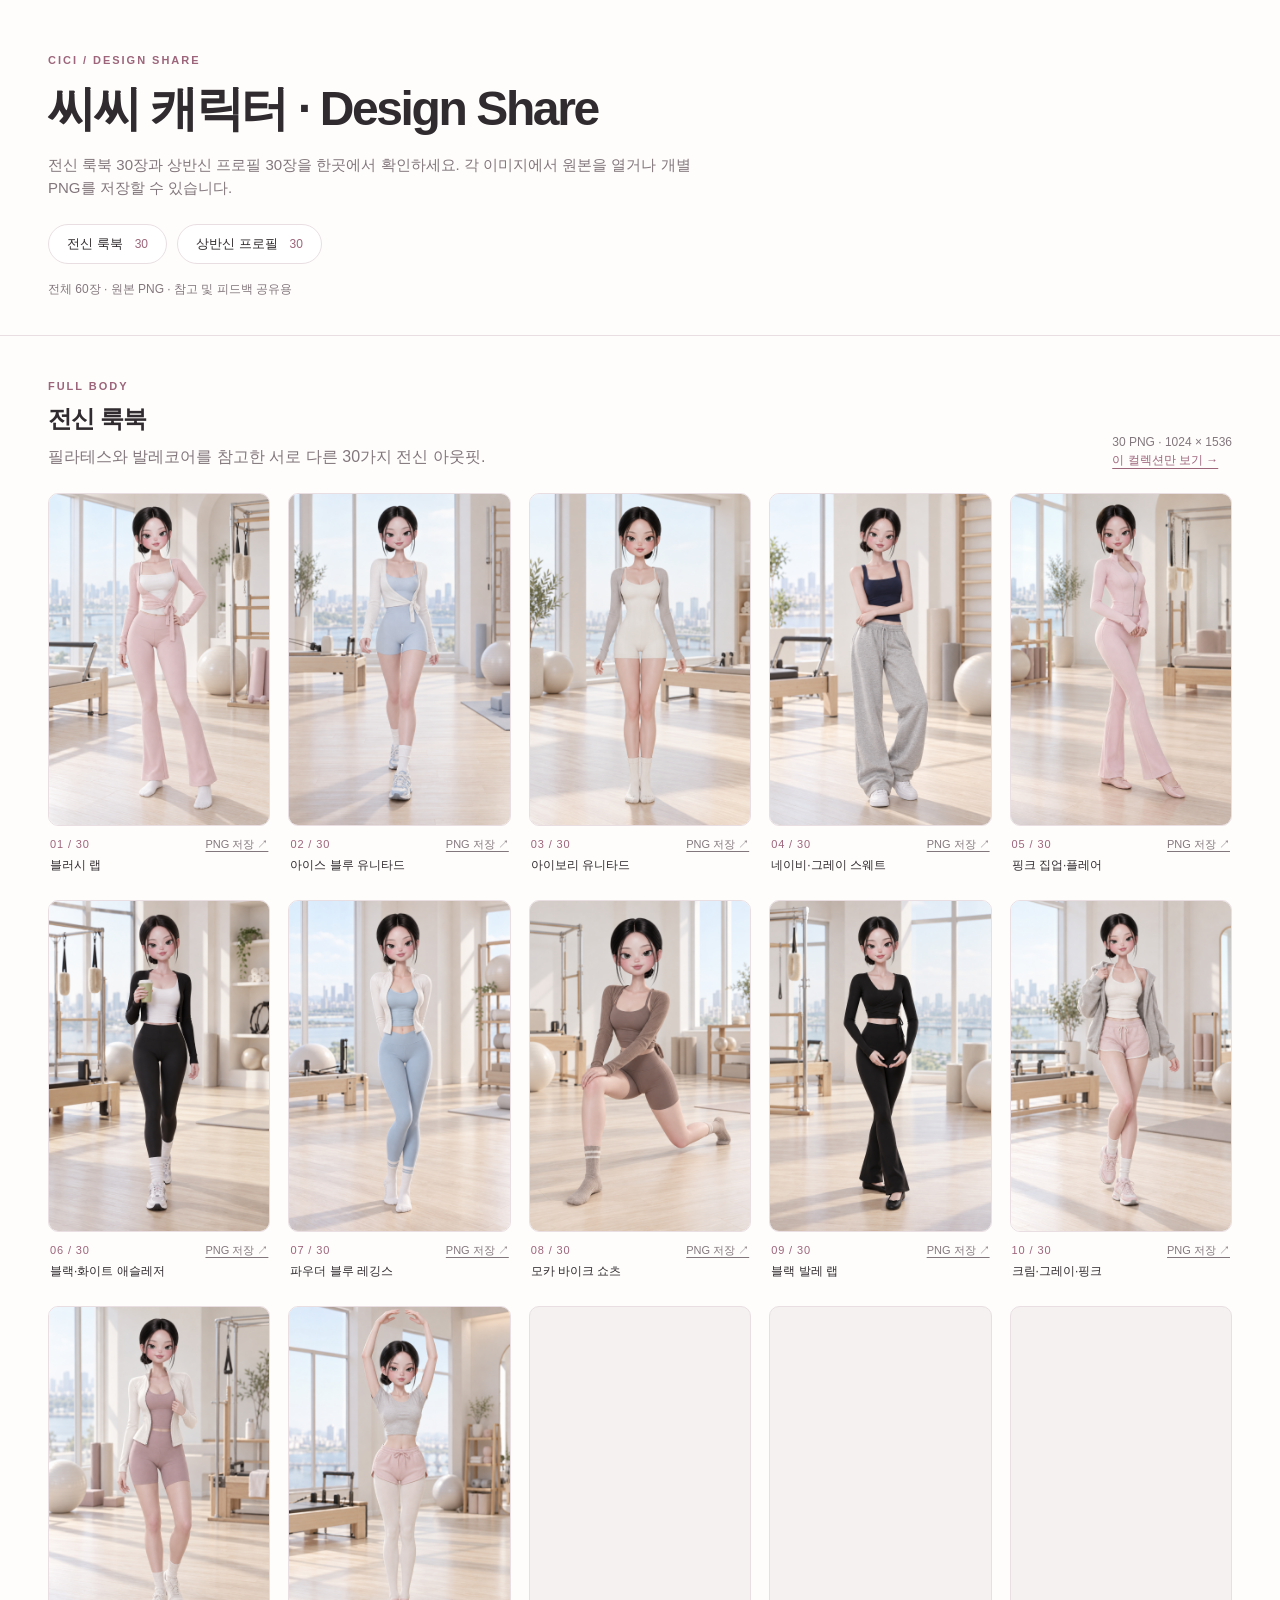
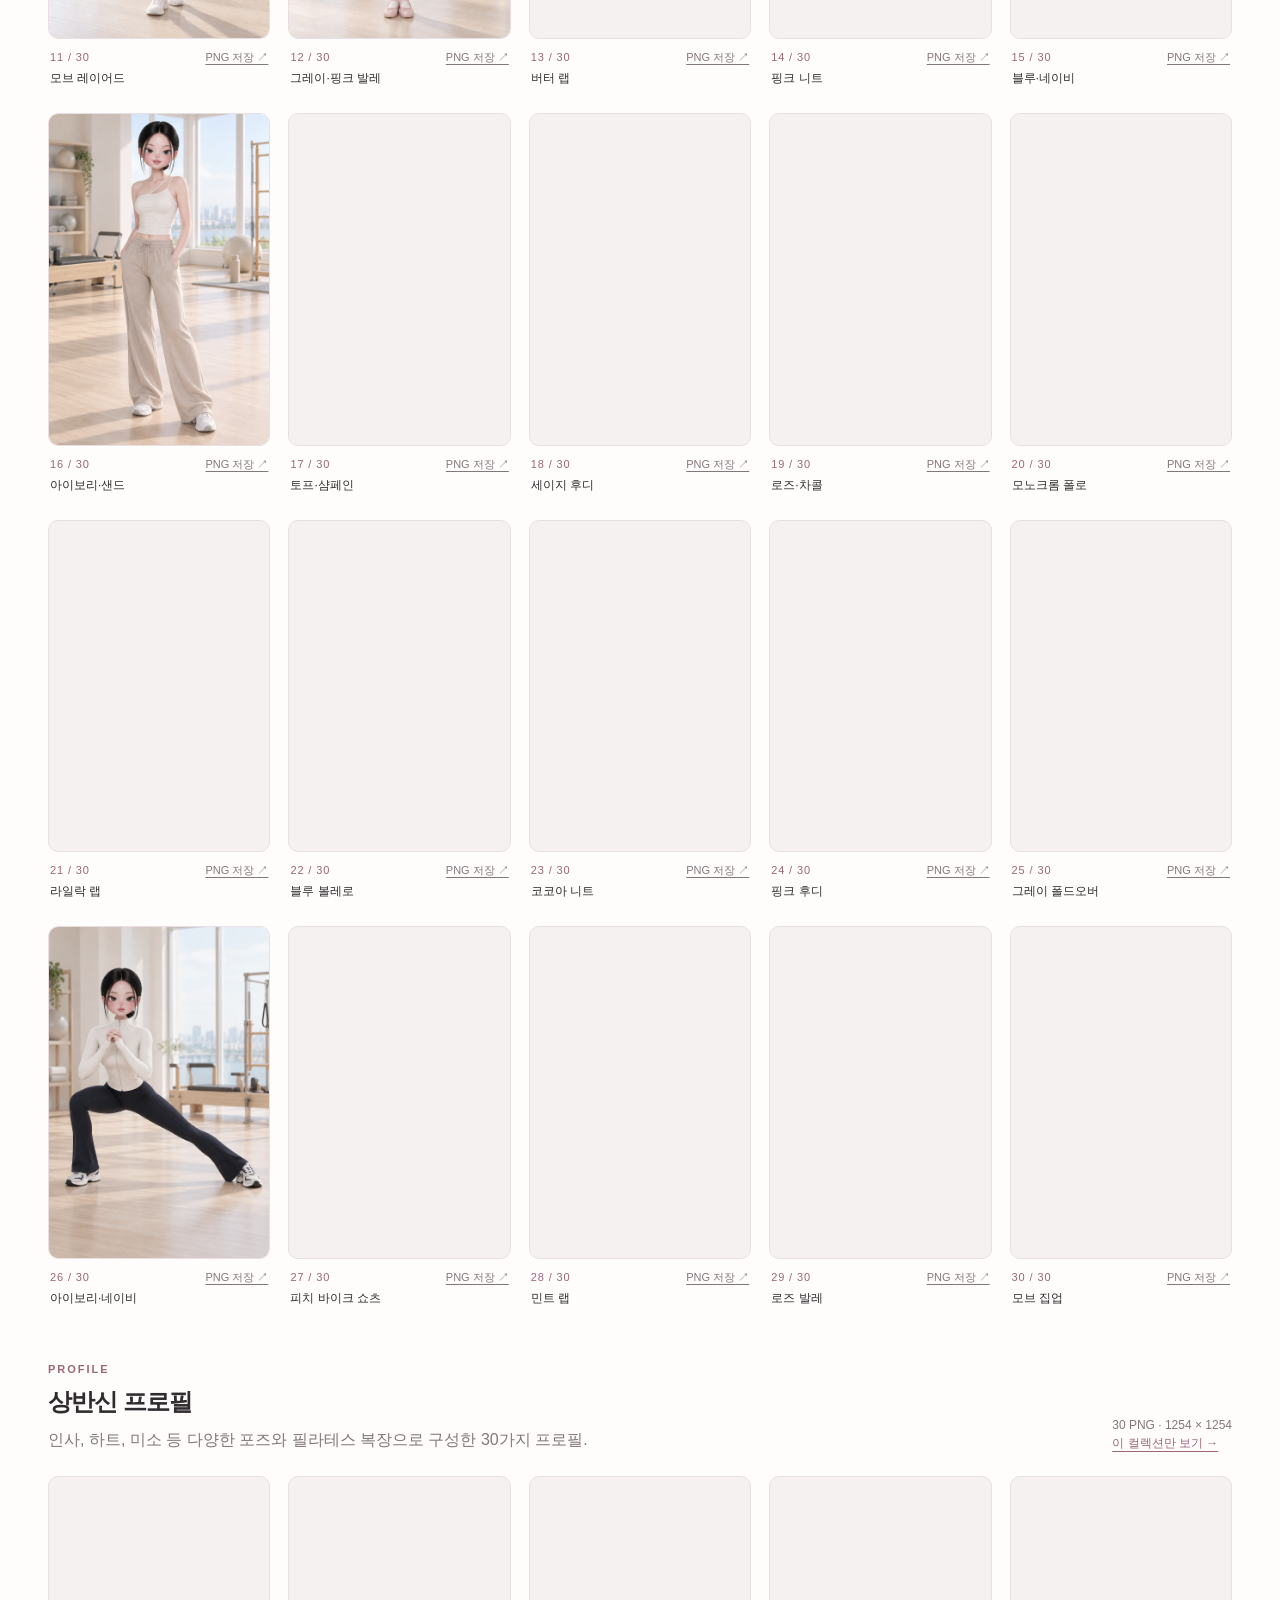
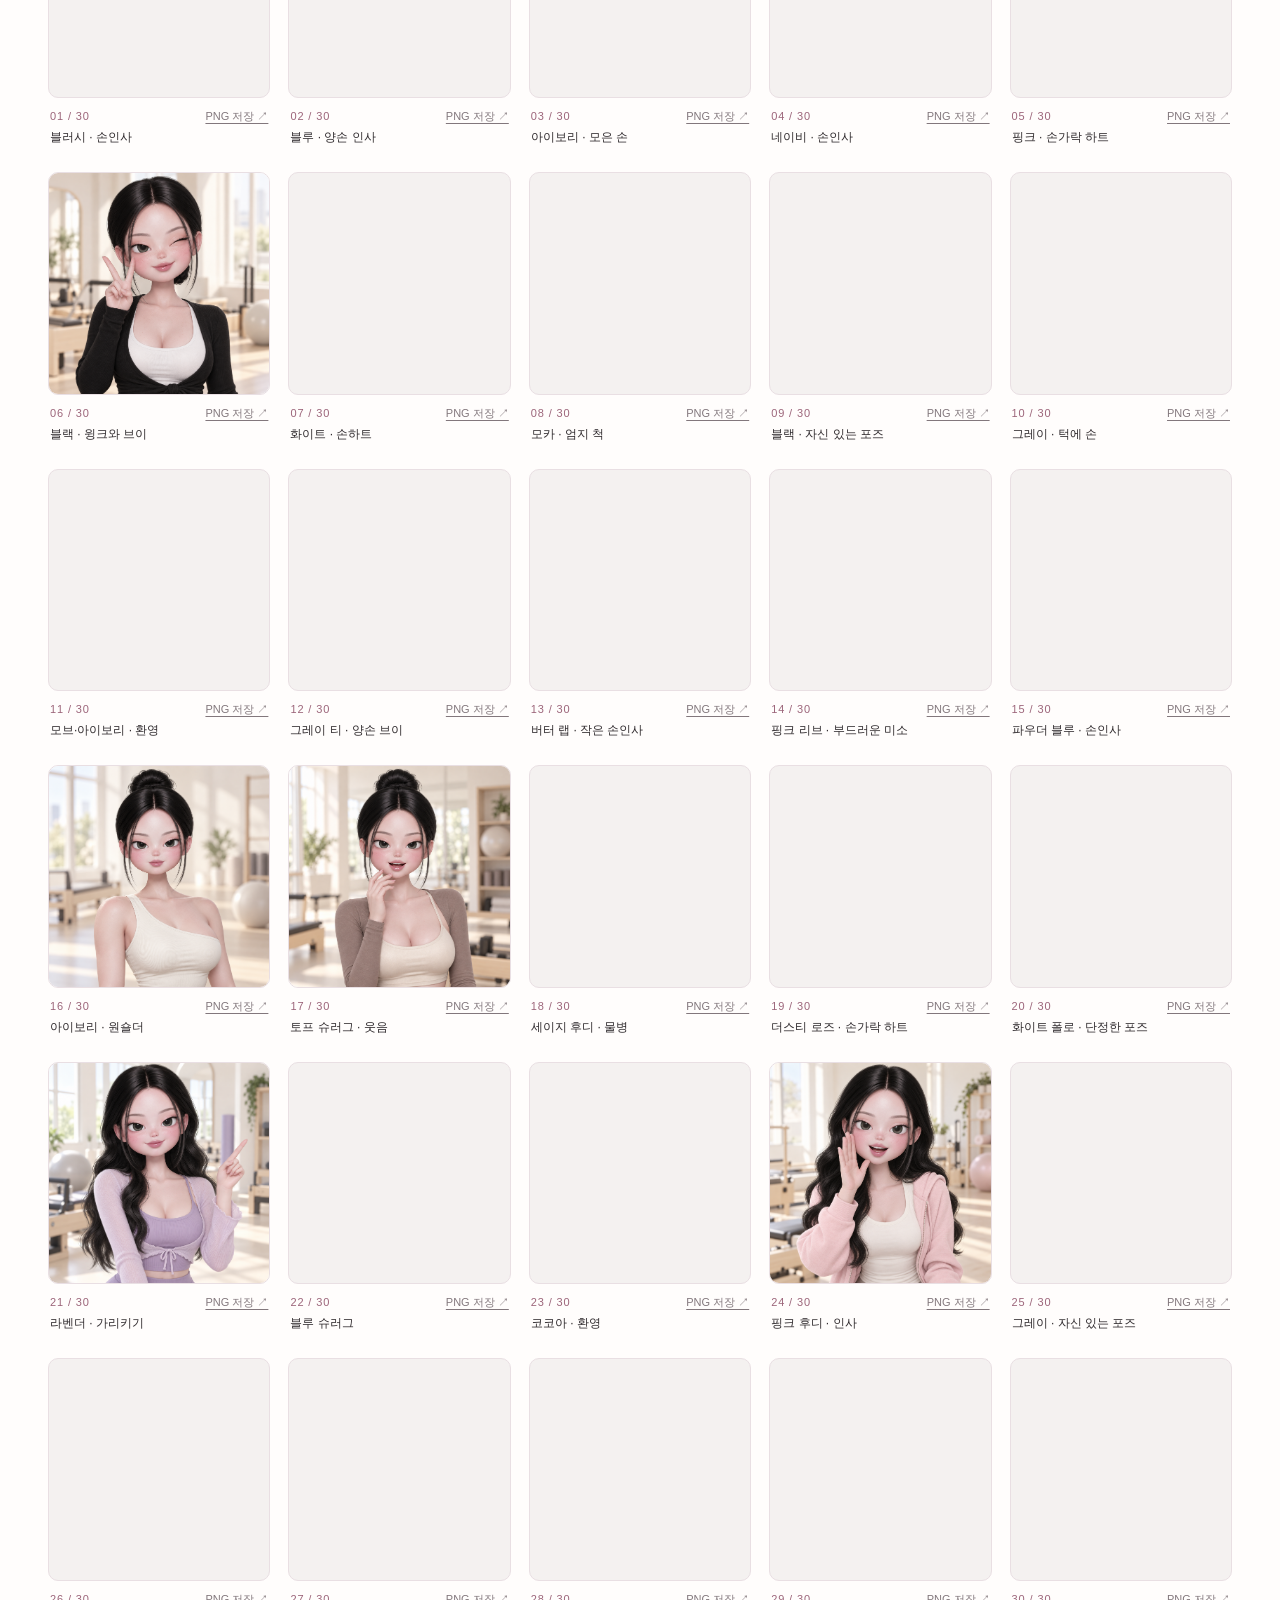
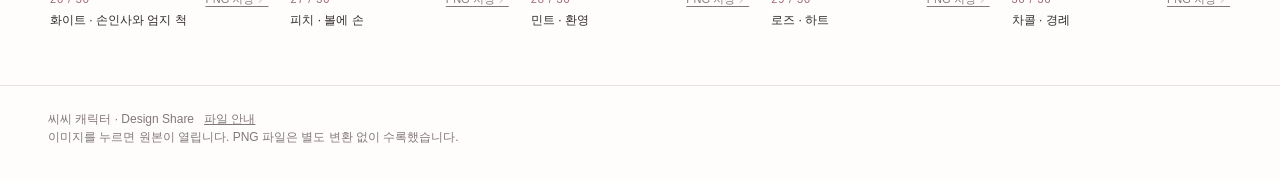
<file: index.html>
<!doctype html>
<html lang="ko"><head><meta charset="utf-8"><meta name="viewport" content="width=device-width, initial-scale=1"><title>씨씨 캐릭터 · Design Share</title><meta name="description" content="씨씨 캐릭터 Design Share — 전신 30장과 상반신 프로필 30장"><link rel="stylesheet" href="gallery.css"></head><body>
<header><div class="eyebrow">CICI / DESIGN SHARE</div><h1>씨씨 캐릭터 · Design Share</h1><p class="intro">전신 룩북 30장과 상반신 프로필 30장을 한곳에서 확인하세요. 각 이미지에서 원본을 열거나 개별 PNG를 저장할 수 있습니다.</p><nav aria-label="컬렉션 이동"><a class="pill" href="#full-body">전신 룩북 <span>30</span></a><a class="pill" href="#profiles">상반신 프로필 <span>30</span></a></nav><p class="instructions">전체 60장 · 원본 PNG · 참고 및 피드백 공유용</p></header><main><section id="full-body" aria-labelledby="heading-full-body">
<div class="section-head"><div><div class="eyebrow">FULL BODY</div><h2 id="heading-full-body">전신 룩북</h2><p>필라테스와 발레코어를 참고한 서로 다른 30가지 전신 아웃핏.</p></div><div class="section-meta">30 PNG · 1024 × 1536<br><p><a class="section-link" href="full-body/index.html">이 컬렉션만 보기 →</a></p></div></div>
<div class="grid"><article class="card"><figure>
<a class="image-link" href="full-body/01_blush_wrap.png" target="_blank" rel="noopener" aria-label="블러시 랩 원본 열기"><img src="full-body/01_blush_wrap.png" width="1024" height="1536" alt="씨씨 전신 룩북 01: 블러시 랩" loading="lazy" decoding="async"></a>
<figcaption><div class="caption-top"><span class="number">01 / 30</span><a class="download" href="full-body/01_blush_wrap.png" download>PNG 저장 ↗</a></div><div class="name">블러시 랩</div></figcaption>
</figure></article><article class="card"><figure>
<a class="image-link" href="full-body/02_icy_blue_unitard.png" target="_blank" rel="noopener" aria-label="아이스 블루 유니타드 원본 열기"><img src="full-body/02_icy_blue_unitard.png" width="1024" height="1536" alt="씨씨 전신 룩북 02: 아이스 블루 유니타드" loading="lazy" decoding="async"></a>
<figcaption><div class="caption-top"><span class="number">02 / 30</span><a class="download" href="full-body/02_icy_blue_unitard.png" download>PNG 저장 ↗</a></div><div class="name">아이스 블루 유니타드</div></figcaption>
</figure></article><article class="card"><figure>
<a class="image-link" href="full-body/03_ivory_unitard.png" target="_blank" rel="noopener" aria-label="아이보리 유니타드 원본 열기"><img src="full-body/03_ivory_unitard.png" width="1024" height="1536" alt="씨씨 전신 룩북 03: 아이보리 유니타드" loading="lazy" decoding="async"></a>
<figcaption><div class="caption-top"><span class="number">03 / 30</span><a class="download" href="full-body/03_ivory_unitard.png" download>PNG 저장 ↗</a></div><div class="name">아이보리 유니타드</div></figcaption>
</figure></article><article class="card"><figure>
<a class="image-link" href="full-body/04_navy_grey_sweats.png" target="_blank" rel="noopener" aria-label="네이비·그레이 스웨트 원본 열기"><img src="full-body/04_navy_grey_sweats.png" width="1024" height="1536" alt="씨씨 전신 룩북 04: 네이비·그레이 스웨트" loading="lazy" decoding="async"></a>
<figcaption><div class="caption-top"><span class="number">04 / 30</span><a class="download" href="full-body/04_navy_grey_sweats.png" download>PNG 저장 ↗</a></div><div class="name">네이비·그레이 스웨트</div></figcaption>
</figure></article><article class="card"><figure>
<a class="image-link" href="full-body/05_pink_zip_flare.png" target="_blank" rel="noopener" aria-label="핑크 집업·플레어 원본 열기"><img src="full-body/05_pink_zip_flare.png" width="1024" height="1536" alt="씨씨 전신 룩북 05: 핑크 집업·플레어" loading="lazy" decoding="async"></a>
<figcaption><div class="caption-top"><span class="number">05 / 30</span><a class="download" href="full-body/05_pink_zip_flare.png" download>PNG 저장 ↗</a></div><div class="name">핑크 집업·플레어</div></figcaption>
</figure></article><article class="card"><figure>
<a class="image-link" href="full-body/06_black_white_athleisure.png" target="_blank" rel="noopener" aria-label="블랙·화이트 애슬레저 원본 열기"><img src="full-body/06_black_white_athleisure.png" width="1024" height="1536" alt="씨씨 전신 룩북 06: 블랙·화이트 애슬레저" loading="lazy" decoding="async"></a>
<figcaption><div class="caption-top"><span class="number">06 / 30</span><a class="download" href="full-body/06_black_white_athleisure.png" download>PNG 저장 ↗</a></div><div class="name">블랙·화이트 애슬레저</div></figcaption>
</figure></article><article class="card"><figure>
<a class="image-link" href="full-body/07_powder_blue_leggings.png" target="_blank" rel="noopener" aria-label="파우더 블루 레깅스 원본 열기"><img src="full-body/07_powder_blue_leggings.png" width="1024" height="1536" alt="씨씨 전신 룩북 07: 파우더 블루 레깅스" loading="lazy" decoding="async"></a>
<figcaption><div class="caption-top"><span class="number">07 / 30</span><a class="download" href="full-body/07_powder_blue_leggings.png" download>PNG 저장 ↗</a></div><div class="name">파우더 블루 레깅스</div></figcaption>
</figure></article><article class="card"><figure>
<a class="image-link" href="full-body/08_mocha_bike_shorts.png" target="_blank" rel="noopener" aria-label="모카 바이크 쇼츠 원본 열기"><img src="full-body/08_mocha_bike_shorts.png" width="1024" height="1536" alt="씨씨 전신 룩북 08: 모카 바이크 쇼츠" loading="lazy" decoding="async"></a>
<figcaption><div class="caption-top"><span class="number">08 / 30</span><a class="download" href="full-body/08_mocha_bike_shorts.png" download>PNG 저장 ↗</a></div><div class="name">모카 바이크 쇼츠</div></figcaption>
</figure></article><article class="card"><figure>
<a class="image-link" href="full-body/09_black_ballet_wrap.png" target="_blank" rel="noopener" aria-label="블랙 발레 랩 원본 열기"><img src="full-body/09_black_ballet_wrap.png" width="1024" height="1536" alt="씨씨 전신 룩북 09: 블랙 발레 랩" loading="lazy" decoding="async"></a>
<figcaption><div class="caption-top"><span class="number">09 / 30</span><a class="download" href="full-body/09_black_ballet_wrap.png" download>PNG 저장 ↗</a></div><div class="name">블랙 발레 랩</div></figcaption>
</figure></article><article class="card"><figure>
<a class="image-link" href="full-body/10_cream_grey_pink.png" target="_blank" rel="noopener" aria-label="크림·그레이·핑크 원본 열기"><img src="full-body/10_cream_grey_pink.png" width="1024" height="1536" alt="씨씨 전신 룩북 10: 크림·그레이·핑크" loading="lazy" decoding="async"></a>
<figcaption><div class="caption-top"><span class="number">10 / 30</span><a class="download" href="full-body/10_cream_grey_pink.png" download>PNG 저장 ↗</a></div><div class="name">크림·그레이·핑크</div></figcaption>
</figure></article><article class="card"><figure>
<a class="image-link" href="full-body/11_mauve_layers.png" target="_blank" rel="noopener" aria-label="모브 레이어드 원본 열기"><img src="full-body/11_mauve_layers.png" width="1024" height="1536" alt="씨씨 전신 룩북 11: 모브 레이어드" loading="lazy" decoding="async"></a>
<figcaption><div class="caption-top"><span class="number">11 / 30</span><a class="download" href="full-body/11_mauve_layers.png" download>PNG 저장 ↗</a></div><div class="name">모브 레이어드</div></figcaption>
</figure></article><article class="card"><figure>
<a class="image-link" href="full-body/12_grey_pink_ballet.png" target="_blank" rel="noopener" aria-label="그레이·핑크 발레 원본 열기"><img src="full-body/12_grey_pink_ballet.png" width="1024" height="1536" alt="씨씨 전신 룩북 12: 그레이·핑크 발레" loading="lazy" decoding="async"></a>
<figcaption><div class="caption-top"><span class="number">12 / 30</span><a class="download" href="full-body/12_grey_pink_ballet.png" download>PNG 저장 ↗</a></div><div class="name">그레이·핑크 발레</div></figcaption>
</figure></article><article class="card"><figure>
<a class="image-link" href="full-body/13_butter_wrap.png" target="_blank" rel="noopener" aria-label="버터 랩 원본 열기"><img src="full-body/13_butter_wrap.png" width="1024" height="1536" alt="씨씨 전신 룩북 13: 버터 랩" loading="lazy" decoding="async"></a>
<figcaption><div class="caption-top"><span class="number">13 / 30</span><a class="download" href="full-body/13_butter_wrap.png" download>PNG 저장 ↗</a></div><div class="name">버터 랩</div></figcaption>
</figure></article><article class="card"><figure>
<a class="image-link" href="full-body/14_pink_knit.png" target="_blank" rel="noopener" aria-label="핑크 니트 원본 열기"><img src="full-body/14_pink_knit.png" width="1024" height="1536" alt="씨씨 전신 룩북 14: 핑크 니트" loading="lazy" decoding="async"></a>
<figcaption><div class="caption-top"><span class="number">14 / 30</span><a class="download" href="full-body/14_pink_knit.png" download>PNG 저장 ↗</a></div><div class="name">핑크 니트</div></figcaption>
</figure></article><article class="card"><figure>
<a class="image-link" href="full-body/15_blue_navy.png" target="_blank" rel="noopener" aria-label="블루·네이비 원본 열기"><img src="full-body/15_blue_navy.png" width="1024" height="1536" alt="씨씨 전신 룩북 15: 블루·네이비" loading="lazy" decoding="async"></a>
<figcaption><div class="caption-top"><span class="number">15 / 30</span><a class="download" href="full-body/15_blue_navy.png" download>PNG 저장 ↗</a></div><div class="name">블루·네이비</div></figcaption>
</figure></article><article class="card"><figure>
<a class="image-link" href="full-body/16_ivory_sand.png" target="_blank" rel="noopener" aria-label="아이보리·샌드 원본 열기"><img src="full-body/16_ivory_sand.png" width="1024" height="1536" alt="씨씨 전신 룩북 16: 아이보리·샌드" loading="lazy" decoding="async"></a>
<figcaption><div class="caption-top"><span class="number">16 / 30</span><a class="download" href="full-body/16_ivory_sand.png" download>PNG 저장 ↗</a></div><div class="name">아이보리·샌드</div></figcaption>
</figure></article><article class="card"><figure>
<a class="image-link" href="full-body/17_taupe_champagne.png" target="_blank" rel="noopener" aria-label="토프·샴페인 원본 열기"><img src="full-body/17_taupe_champagne.png" width="1024" height="1536" alt="씨씨 전신 룩북 17: 토프·샴페인" loading="lazy" decoding="async"></a>
<figcaption><div class="caption-top"><span class="number">17 / 30</span><a class="download" href="full-body/17_taupe_champagne.png" download>PNG 저장 ↗</a></div><div class="name">토프·샴페인</div></figcaption>
</figure></article><article class="card"><figure>
<a class="image-link" href="full-body/18_sage_hoodie.png" target="_blank" rel="noopener" aria-label="세이지 후디 원본 열기"><img src="full-body/18_sage_hoodie.png" width="1024" height="1536" alt="씨씨 전신 룩북 18: 세이지 후디" loading="lazy" decoding="async"></a>
<figcaption><div class="caption-top"><span class="number">18 / 30</span><a class="download" href="full-body/18_sage_hoodie.png" download>PNG 저장 ↗</a></div><div class="name">세이지 후디</div></figcaption>
</figure></article><article class="card"><figure>
<a class="image-link" href="full-body/19_rose_charcoal.png" target="_blank" rel="noopener" aria-label="로즈·차콜 원본 열기"><img src="full-body/19_rose_charcoal.png" width="1024" height="1536" alt="씨씨 전신 룩북 19: 로즈·차콜" loading="lazy" decoding="async"></a>
<figcaption><div class="caption-top"><span class="number">19 / 30</span><a class="download" href="full-body/19_rose_charcoal.png" download>PNG 저장 ↗</a></div><div class="name">로즈·차콜</div></figcaption>
</figure></article><article class="card"><figure>
<a class="image-link" href="full-body/20_monochrome_polo.png" target="_blank" rel="noopener" aria-label="모노크롬 폴로 원본 열기"><img src="full-body/20_monochrome_polo.png" width="1024" height="1536" alt="씨씨 전신 룩북 20: 모노크롬 폴로" loading="lazy" decoding="async"></a>
<figcaption><div class="caption-top"><span class="number">20 / 30</span><a class="download" href="full-body/20_monochrome_polo.png" download>PNG 저장 ↗</a></div><div class="name">모노크롬 폴로</div></figcaption>
</figure></article><article class="card"><figure>
<a class="image-link" href="full-body/21_lilac_wrap.png" target="_blank" rel="noopener" aria-label="라일락 랩 원본 열기"><img src="full-body/21_lilac_wrap.png" width="1024" height="1536" alt="씨씨 전신 룩북 21: 라일락 랩" loading="lazy" decoding="async"></a>
<figcaption><div class="caption-top"><span class="number">21 / 30</span><a class="download" href="full-body/21_lilac_wrap.png" download>PNG 저장 ↗</a></div><div class="name">라일락 랩</div></figcaption>
</figure></article><article class="card"><figure>
<a class="image-link" href="full-body/22_blue_bolero.png" target="_blank" rel="noopener" aria-label="블루 볼레로 원본 열기"><img src="full-body/22_blue_bolero.png" width="1024" height="1536" alt="씨씨 전신 룩북 22: 블루 볼레로" loading="lazy" decoding="async"></a>
<figcaption><div class="caption-top"><span class="number">22 / 30</span><a class="download" href="full-body/22_blue_bolero.png" download>PNG 저장 ↗</a></div><div class="name">블루 볼레로</div></figcaption>
</figure></article><article class="card"><figure>
<a class="image-link" href="full-body/23_cocoa_knit.png" target="_blank" rel="noopener" aria-label="코코아 니트 원본 열기"><img src="full-body/23_cocoa_knit.png" width="1024" height="1536" alt="씨씨 전신 룩북 23: 코코아 니트" loading="lazy" decoding="async"></a>
<figcaption><div class="caption-top"><span class="number">23 / 30</span><a class="download" href="full-body/23_cocoa_knit.png" download>PNG 저장 ↗</a></div><div class="name">코코아 니트</div></figcaption>
</figure></article><article class="card"><figure>
<a class="image-link" href="full-body/24_pink_hoodie.png" target="_blank" rel="noopener" aria-label="핑크 후디 원본 열기"><img src="full-body/24_pink_hoodie.png" width="1024" height="1536" alt="씨씨 전신 룩북 24: 핑크 후디" loading="lazy" decoding="async"></a>
<figcaption><div class="caption-top"><span class="number">24 / 30</span><a class="download" href="full-body/24_pink_hoodie.png" download>PNG 저장 ↗</a></div><div class="name">핑크 후디</div></figcaption>
</figure></article><article class="card"><figure>
<a class="image-link" href="full-body/25_grey_foldover.png" target="_blank" rel="noopener" aria-label="그레이 폴드오버 원본 열기"><img src="full-body/25_grey_foldover.png" width="1024" height="1536" alt="씨씨 전신 룩북 25: 그레이 폴드오버" loading="lazy" decoding="async"></a>
<figcaption><div class="caption-top"><span class="number">25 / 30</span><a class="download" href="full-body/25_grey_foldover.png" download>PNG 저장 ↗</a></div><div class="name">그레이 폴드오버</div></figcaption>
</figure></article><article class="card"><figure>
<a class="image-link" href="full-body/26_ivory_navy.png" target="_blank" rel="noopener" aria-label="아이보리·네이비 원본 열기"><img src="full-body/26_ivory_navy.png" width="1024" height="1536" alt="씨씨 전신 룩북 26: 아이보리·네이비" loading="lazy" decoding="async"></a>
<figcaption><div class="caption-top"><span class="number">26 / 30</span><a class="download" href="full-body/26_ivory_navy.png" download>PNG 저장 ↗</a></div><div class="name">아이보리·네이비</div></figcaption>
</figure></article><article class="card"><figure>
<a class="image-link" href="full-body/27_peach_bike.png" target="_blank" rel="noopener" aria-label="피치 바이크 쇼츠 원본 열기"><img src="full-body/27_peach_bike.png" width="1024" height="1536" alt="씨씨 전신 룩북 27: 피치 바이크 쇼츠" loading="lazy" decoding="async"></a>
<figcaption><div class="caption-top"><span class="number">27 / 30</span><a class="download" href="full-body/27_peach_bike.png" download>PNG 저장 ↗</a></div><div class="name">피치 바이크 쇼츠</div></figcaption>
</figure></article><article class="card"><figure>
<a class="image-link" href="full-body/28_mint_wrap.png" target="_blank" rel="noopener" aria-label="민트 랩 원본 열기"><img src="full-body/28_mint_wrap.png" width="1024" height="1536" alt="씨씨 전신 룩북 28: 민트 랩" loading="lazy" decoding="async"></a>
<figcaption><div class="caption-top"><span class="number">28 / 30</span><a class="download" href="full-body/28_mint_wrap.png" download>PNG 저장 ↗</a></div><div class="name">민트 랩</div></figcaption>
</figure></article><article class="card"><figure>
<a class="image-link" href="full-body/29_rose_ballet.png" target="_blank" rel="noopener" aria-label="로즈 발레 원본 열기"><img src="full-body/29_rose_ballet.png" width="1024" height="1536" alt="씨씨 전신 룩북 29: 로즈 발레" loading="lazy" decoding="async"></a>
<figcaption><div class="caption-top"><span class="number">29 / 30</span><a class="download" href="full-body/29_rose_ballet.png" download>PNG 저장 ↗</a></div><div class="name">로즈 발레</div></figcaption>
</figure></article><article class="card"><figure>
<a class="image-link" href="full-body/30_mauve_zip.png" target="_blank" rel="noopener" aria-label="모브 집업 원본 열기"><img src="full-body/30_mauve_zip.png" width="1024" height="1536" alt="씨씨 전신 룩북 30: 모브 집업" loading="lazy" decoding="async"></a>
<figcaption><div class="caption-top"><span class="number">30 / 30</span><a class="download" href="full-body/30_mauve_zip.png" download>PNG 저장 ↗</a></div><div class="name">모브 집업</div></figcaption>
</figure></article></div></section><section id="profiles" aria-labelledby="heading-profiles">
<div class="section-head"><div><div class="eyebrow">PROFILE</div><h2 id="heading-profiles">상반신 프로필</h2><p>인사, 하트, 미소 등 다양한 포즈와 필라테스 복장으로 구성한 30가지 프로필.</p></div><div class="section-meta">30 PNG · 1254 × 1254<br><p><a class="section-link" href="profiles/index.html">이 컬렉션만 보기 →</a></p></div></div>
<div class="grid"><article class="card"><figure>
<a class="image-link" href="profiles/01_blush_wave.png" target="_blank" rel="noopener" aria-label="블러시 · 손인사 원본 열기"><img src="profiles/01_blush_wave.png" width="1254" height="1254" alt="씨씨 상반신 프로필 01: 블러시 · 손인사" loading="lazy" decoding="async"></a>
<figcaption><div class="caption-top"><span class="number">01 / 30</span><a class="download" href="profiles/01_blush_wave.png" download>PNG 저장 ↗</a></div><div class="name">블러시 · 손인사</div></figcaption>
</figure></article><article class="card"><figure>
<a class="image-link" href="profiles/02_blue_doublewave.png" target="_blank" rel="noopener" aria-label="블루 · 양손 인사 원본 열기"><img src="profiles/02_blue_doublewave.png" width="1254" height="1254" alt="씨씨 상반신 프로필 02: 블루 · 양손 인사" loading="lazy" decoding="async"></a>
<figcaption><div class="caption-top"><span class="number">02 / 30</span><a class="download" href="profiles/02_blue_doublewave.png" download>PNG 저장 ↗</a></div><div class="name">블루 · 양손 인사</div></figcaption>
</figure></article><article class="card"><figure>
<a class="image-link" href="profiles/03_ivory_clasp.png" target="_blank" rel="noopener" aria-label="아이보리 · 모은 손 원본 열기"><img src="profiles/03_ivory_clasp.png" width="1254" height="1254" alt="씨씨 상반신 프로필 03: 아이보리 · 모은 손" loading="lazy" decoding="async"></a>
<figcaption><div class="caption-top"><span class="number">03 / 30</span><a class="download" href="profiles/03_ivory_clasp.png" download>PNG 저장 ↗</a></div><div class="name">아이보리 · 모은 손</div></figcaption>
</figure></article><article class="card"><figure>
<a class="image-link" href="profiles/04_navy_wave.png" target="_blank" rel="noopener" aria-label="네이비 · 손인사 원본 열기"><img src="profiles/04_navy_wave.png" width="1254" height="1254" alt="씨씨 상반신 프로필 04: 네이비 · 손인사" loading="lazy" decoding="async"></a>
<figcaption><div class="caption-top"><span class="number">04 / 30</span><a class="download" href="profiles/04_navy_wave.png" download>PNG 저장 ↗</a></div><div class="name">네이비 · 손인사</div></figcaption>
</figure></article><article class="card"><figure>
<a class="image-link" href="profiles/05_pink_fingerheart.png" target="_blank" rel="noopener" aria-label="핑크 · 손가락 하트 원본 열기"><img src="profiles/05_pink_fingerheart.png" width="1254" height="1254" alt="씨씨 상반신 프로필 05: 핑크 · 손가락 하트" loading="lazy" decoding="async"></a>
<figcaption><div class="caption-top"><span class="number">05 / 30</span><a class="download" href="profiles/05_pink_fingerheart.png" download>PNG 저장 ↗</a></div><div class="name">핑크 · 손가락 하트</div></figcaption>
</figure></article><article class="card"><figure>
<a class="image-link" href="profiles/06_black_winkpeace.png" target="_blank" rel="noopener" aria-label="블랙 · 윙크와 브이 원본 열기"><img src="profiles/06_black_winkpeace.png" width="1254" height="1254" alt="씨씨 상반신 프로필 06: 블랙 · 윙크와 브이" loading="lazy" decoding="async"></a>
<figcaption><div class="caption-top"><span class="number">06 / 30</span><a class="download" href="profiles/06_black_winkpeace.png" download>PNG 저장 ↗</a></div><div class="name">블랙 · 윙크와 브이</div></figcaption>
</figure></article><article class="card"><figure>
<a class="image-link" href="profiles/07_white_handheart.png" target="_blank" rel="noopener" aria-label="화이트 · 손하트 원본 열기"><img src="profiles/07_white_handheart.png" width="1254" height="1254" alt="씨씨 상반신 프로필 07: 화이트 · 손하트" loading="lazy" decoding="async"></a>
<figcaption><div class="caption-top"><span class="number">07 / 30</span><a class="download" href="profiles/07_white_handheart.png" download>PNG 저장 ↗</a></div><div class="name">화이트 · 손하트</div></figcaption>
</figure></article><article class="card"><figure>
<a class="image-link" href="profiles/08_mocha_thumbsup.png" target="_blank" rel="noopener" aria-label="모카 · 엄지 척 원본 열기"><img src="profiles/08_mocha_thumbsup.png" width="1254" height="1254" alt="씨씨 상반신 프로필 08: 모카 · 엄지 척" loading="lazy" decoding="async"></a>
<figcaption><div class="caption-top"><span class="number">08 / 30</span><a class="download" href="profiles/08_mocha_thumbsup.png" download>PNG 저장 ↗</a></div><div class="name">모카 · 엄지 척</div></figcaption>
</figure></article><article class="card"><figure>
<a class="image-link" href="profiles/09_black_confident.png" target="_blank" rel="noopener" aria-label="블랙 · 자신 있는 포즈 원본 열기"><img src="profiles/09_black_confident.png" width="1254" height="1254" alt="씨씨 상반신 프로필 09: 블랙 · 자신 있는 포즈" loading="lazy" decoding="async"></a>
<figcaption><div class="caption-top"><span class="number">09 / 30</span><a class="download" href="profiles/09_black_confident.png" download>PNG 저장 ↗</a></div><div class="name">블랙 · 자신 있는 포즈</div></figcaption>
</figure></article><article class="card"><figure>
<a class="image-link" href="profiles/10_grey_chin.png" target="_blank" rel="noopener" aria-label="그레이 · 턱에 손 원본 열기"><img src="profiles/10_grey_chin.png" width="1254" height="1254" alt="씨씨 상반신 프로필 10: 그레이 · 턱에 손" loading="lazy" decoding="async"></a>
<figcaption><div class="caption-top"><span class="number">10 / 30</span><a class="download" href="profiles/10_grey_chin.png" download>PNG 저장 ↗</a></div><div class="name">그레이 · 턱에 손</div></figcaption>
</figure></article><article class="card"><figure>
<a class="image-link" href="profiles/11_mauve_ivory_welcome.png" target="_blank" rel="noopener" aria-label="모브·아이보리 · 환영 원본 열기"><img src="profiles/11_mauve_ivory_welcome.png" width="1254" height="1254" alt="씨씨 상반신 프로필 11: 모브·아이보리 · 환영" loading="lazy" decoding="async"></a>
<figcaption><div class="caption-top"><span class="number">11 / 30</span><a class="download" href="profiles/11_mauve_ivory_welcome.png" download>PNG 저장 ↗</a></div><div class="name">모브·아이보리 · 환영</div></figcaption>
</figure></article><article class="card"><figure>
<a class="image-link" href="profiles/12_grey_tee_double_peace.png" target="_blank" rel="noopener" aria-label="그레이 티 · 양손 브이 원본 열기"><img src="profiles/12_grey_tee_double_peace.png" width="1254" height="1254" alt="씨씨 상반신 프로필 12: 그레이 티 · 양손 브이" loading="lazy" decoding="async"></a>
<figcaption><div class="caption-top"><span class="number">12 / 30</span><a class="download" href="profiles/12_grey_tee_double_peace.png" download>PNG 저장 ↗</a></div><div class="name">그레이 티 · 양손 브이</div></figcaption>
</figure></article><article class="card"><figure>
<a class="image-link" href="profiles/13_butter_wrap_small_wave.png" target="_blank" rel="noopener" aria-label="버터 랩 · 작은 손인사 원본 열기"><img src="profiles/13_butter_wrap_small_wave.png" width="1254" height="1254" alt="씨씨 상반신 프로필 13: 버터 랩 · 작은 손인사" loading="lazy" decoding="async"></a>
<figcaption><div class="caption-top"><span class="number">13 / 30</span><a class="download" href="profiles/13_butter_wrap_small_wave.png" download>PNG 저장 ↗</a></div><div class="name">버터 랩 · 작은 손인사</div></figcaption>
</figure></article><article class="card"><figure>
<a class="image-link" href="profiles/14_pink_ribbed_gentle_smile.png" target="_blank" rel="noopener" aria-label="핑크 리브 · 부드러운 미소 원본 열기"><img src="profiles/14_pink_ribbed_gentle_smile.png" width="1254" height="1254" alt="씨씨 상반신 프로필 14: 핑크 리브 · 부드러운 미소" loading="lazy" decoding="async"></a>
<figcaption><div class="caption-top"><span class="number">14 / 30</span><a class="download" href="profiles/14_pink_ribbed_gentle_smile.png" download>PNG 저장 ↗</a></div><div class="name">핑크 리브 · 부드러운 미소</div></figcaption>
</figure></article><article class="card"><figure>
<a class="image-link" href="profiles/15_powder_blue_wave.png" target="_blank" rel="noopener" aria-label="파우더 블루 · 손인사 원본 열기"><img src="profiles/15_powder_blue_wave.png" width="1254" height="1254" alt="씨씨 상반신 프로필 15: 파우더 블루 · 손인사" loading="lazy" decoding="async"></a>
<figcaption><div class="caption-top"><span class="number">15 / 30</span><a class="download" href="profiles/15_powder_blue_wave.png" download>PNG 저장 ↗</a></div><div class="name">파우더 블루 · 손인사</div></figcaption>
</figure></article><article class="card"><figure>
<a class="image-link" href="profiles/16_ivory_one_shoulder.png" target="_blank" rel="noopener" aria-label="아이보리 · 원숄더 원본 열기"><img src="profiles/16_ivory_one_shoulder.png" width="1254" height="1254" alt="씨씨 상반신 프로필 16: 아이보리 · 원숄더" loading="lazy" decoding="async"></a>
<figcaption><div class="caption-top"><span class="number">16 / 30</span><a class="download" href="profiles/16_ivory_one_shoulder.png" download>PNG 저장 ↗</a></div><div class="name">아이보리 · 원숄더</div></figcaption>
</figure></article><article class="card"><figure>
<a class="image-link" href="profiles/17_taupe_shrug_laugh.png" target="_blank" rel="noopener" aria-label="토프 슈러그 · 웃음 원본 열기"><img src="profiles/17_taupe_shrug_laugh.png" width="1254" height="1254" alt="씨씨 상반신 프로필 17: 토프 슈러그 · 웃음" loading="lazy" decoding="async"></a>
<figcaption><div class="caption-top"><span class="number">17 / 30</span><a class="download" href="profiles/17_taupe_shrug_laugh.png" download>PNG 저장 ↗</a></div><div class="name">토프 슈러그 · 웃음</div></figcaption>
</figure></article><article class="card"><figure>
<a class="image-link" href="profiles/18_sage_hoodie_water_bottle.png" target="_blank" rel="noopener" aria-label="세이지 후디 · 물병 원본 열기"><img src="profiles/18_sage_hoodie_water_bottle.png" width="1254" height="1254" alt="씨씨 상반신 프로필 18: 세이지 후디 · 물병" loading="lazy" decoding="async"></a>
<figcaption><div class="caption-top"><span class="number">18 / 30</span><a class="download" href="profiles/18_sage_hoodie_water_bottle.png" download>PNG 저장 ↗</a></div><div class="name">세이지 후디 · 물병</div></figcaption>
</figure></article><article class="card"><figure>
<a class="image-link" href="profiles/19_dusty_rose_finger_heart.png" target="_blank" rel="noopener" aria-label="더스티 로즈 · 손가락 하트 원본 열기"><img src="profiles/19_dusty_rose_finger_heart.png" width="1254" height="1254" alt="씨씨 상반신 프로필 19: 더스티 로즈 · 손가락 하트" loading="lazy" decoding="async"></a>
<figcaption><div class="caption-top"><span class="number">19 / 30</span><a class="download" href="profiles/19_dusty_rose_finger_heart.png" download>PNG 저장 ↗</a></div><div class="name">더스티 로즈 · 손가락 하트</div></figcaption>
</figure></article><article class="card"><figure>
<a class="image-link" href="profiles/20_white_polo_polite_portrait.png" target="_blank" rel="noopener" aria-label="화이트 폴로 · 단정한 포즈 원본 열기"><img src="profiles/20_white_polo_polite_portrait.png" width="1254" height="1254" alt="씨씨 상반신 프로필 20: 화이트 폴로 · 단정한 포즈" loading="lazy" decoding="async"></a>
<figcaption><div class="caption-top"><span class="number">20 / 30</span><a class="download" href="profiles/20_white_polo_polite_portrait.png" download>PNG 저장 ↗</a></div><div class="name">화이트 폴로 · 단정한 포즈</div></figcaption>
</figure></article><article class="card"><figure>
<a class="image-link" href="profiles/21_lavender_point.png" target="_blank" rel="noopener" aria-label="라벤더 · 가리키기 원본 열기"><img src="profiles/21_lavender_point.png" width="1254" height="1254" alt="씨씨 상반신 프로필 21: 라벤더 · 가리키기" loading="lazy" decoding="async"></a>
<figcaption><div class="caption-top"><span class="number">21 / 30</span><a class="download" href="profiles/21_lavender_point.png" download>PNG 저장 ↗</a></div><div class="name">라벤더 · 가리키기</div></figcaption>
</figure></article><article class="card"><figure>
<a class="image-link" href="profiles/22_blue_shrug.png" target="_blank" rel="noopener" aria-label="블루 슈러그 원본 열기"><img src="profiles/22_blue_shrug.png" width="1254" height="1254" alt="씨씨 상반신 프로필 22: 블루 슈러그" loading="lazy" decoding="async"></a>
<figcaption><div class="caption-top"><span class="number">22 / 30</span><a class="download" href="profiles/22_blue_shrug.png" download>PNG 저장 ↗</a></div><div class="name">블루 슈러그</div></figcaption>
</figure></article><article class="card"><figure>
<a class="image-link" href="profiles/23_cocoa_welcome.png" target="_blank" rel="noopener" aria-label="코코아 · 환영 원본 열기"><img src="profiles/23_cocoa_welcome.png" width="1254" height="1254" alt="씨씨 상반신 프로필 23: 코코아 · 환영" loading="lazy" decoding="async"></a>
<figcaption><div class="caption-top"><span class="number">23 / 30</span><a class="download" href="profiles/23_cocoa_welcome.png" download>PNG 저장 ↗</a></div><div class="name">코코아 · 환영</div></figcaption>
</figure></article><article class="card"><figure>
<a class="image-link" href="profiles/24_pink_hoodie_hello.png" target="_blank" rel="noopener" aria-label="핑크 후디 · 인사 원본 열기"><img src="profiles/24_pink_hoodie_hello.png" width="1254" height="1254" alt="씨씨 상반신 프로필 24: 핑크 후디 · 인사" loading="lazy" decoding="async"></a>
<figcaption><div class="caption-top"><span class="number">24 / 30</span><a class="download" href="profiles/24_pink_hoodie_hello.png" download>PNG 저장 ↗</a></div><div class="name">핑크 후디 · 인사</div></figcaption>
</figure></article><article class="card"><figure>
<a class="image-link" href="profiles/25_grey_confident.png" target="_blank" rel="noopener" aria-label="그레이 · 자신 있는 포즈 원본 열기"><img src="profiles/25_grey_confident.png" width="1254" height="1254" alt="씨씨 상반신 프로필 25: 그레이 · 자신 있는 포즈" loading="lazy" decoding="async"></a>
<figcaption><div class="caption-top"><span class="number">25 / 30</span><a class="download" href="profiles/25_grey_confident.png" download>PNG 저장 ↗</a></div><div class="name">그레이 · 자신 있는 포즈</div></figcaption>
</figure></article><article class="card"><figure>
<a class="image-link" href="profiles/26_white_wave_thumb.png" target="_blank" rel="noopener" aria-label="화이트 · 손인사와 엄지 척 원본 열기"><img src="profiles/26_white_wave_thumb.png" width="1254" height="1254" alt="씨씨 상반신 프로필 26: 화이트 · 손인사와 엄지 척" loading="lazy" decoding="async"></a>
<figcaption><div class="caption-top"><span class="number">26 / 30</span><a class="download" href="profiles/26_white_wave_thumb.png" download>PNG 저장 ↗</a></div><div class="name">화이트 · 손인사와 엄지 척</div></figcaption>
</figure></article><article class="card"><figure>
<a class="image-link" href="profiles/27_peach_cheek.png" target="_blank" rel="noopener" aria-label="피치 · 볼에 손 원본 열기"><img src="profiles/27_peach_cheek.png" width="1254" height="1254" alt="씨씨 상반신 프로필 27: 피치 · 볼에 손" loading="lazy" decoding="async"></a>
<figcaption><div class="caption-top"><span class="number">27 / 30</span><a class="download" href="profiles/27_peach_cheek.png" download>PNG 저장 ↗</a></div><div class="name">피치 · 볼에 손</div></figcaption>
</figure></article><article class="card"><figure>
<a class="image-link" href="profiles/28_mint_welcome.png" target="_blank" rel="noopener" aria-label="민트 · 환영 원본 열기"><img src="profiles/28_mint_welcome.png" width="1254" height="1254" alt="씨씨 상반신 프로필 28: 민트 · 환영" loading="lazy" decoding="async"></a>
<figcaption><div class="caption-top"><span class="number">28 / 30</span><a class="download" href="profiles/28_mint_welcome.png" download>PNG 저장 ↗</a></div><div class="name">민트 · 환영</div></figcaption>
</figure></article><article class="card"><figure>
<a class="image-link" href="profiles/29_rose_heart.png" target="_blank" rel="noopener" aria-label="로즈 · 하트 원본 열기"><img src="profiles/29_rose_heart.png" width="1254" height="1254" alt="씨씨 상반신 프로필 29: 로즈 · 하트" loading="lazy" decoding="async"></a>
<figcaption><div class="caption-top"><span class="number">29 / 30</span><a class="download" href="profiles/29_rose_heart.png" download>PNG 저장 ↗</a></div><div class="name">로즈 · 하트</div></figcaption>
</figure></article><article class="card"><figure>
<a class="image-link" href="profiles/30_charcoal_salute.png" target="_blank" rel="noopener" aria-label="차콜 · 경례 원본 열기"><img src="profiles/30_charcoal_salute.png" width="1254" height="1254" alt="씨씨 상반신 프로필 30: 차콜 · 경례" loading="lazy" decoding="async"></a>
<figcaption><div class="caption-top"><span class="number">30 / 30</span><a class="download" href="profiles/30_charcoal_salute.png" download>PNG 저장 ↗</a></div><div class="name">차콜 · 경례</div></figcaption>
</figure></article></div></section></main><footer>씨씨 캐릭터 · Design Share &nbsp; <a href="README.md">파일 안내</a><br>이미지를 누르면 원본이 열립니다. PNG 파일은 별도 변환 없이 수록했습니다.</footer></body></html>
</file>
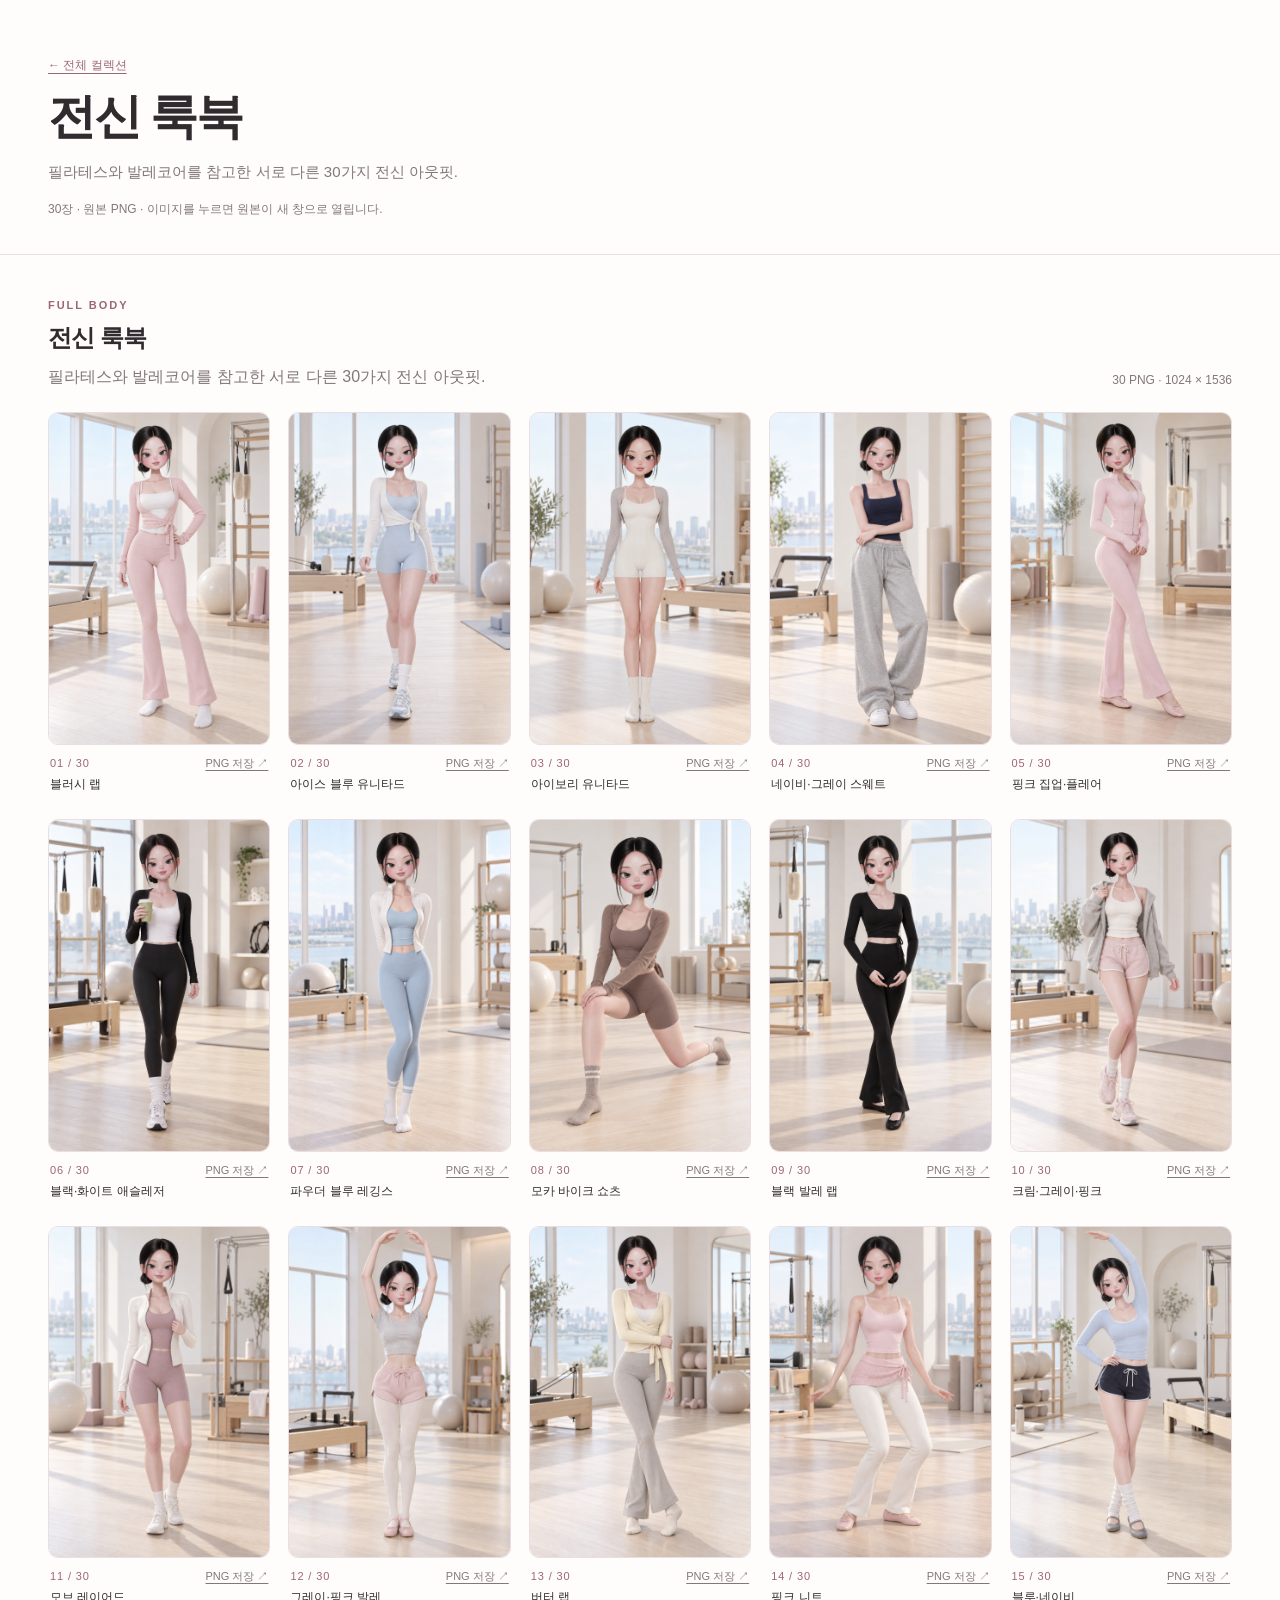
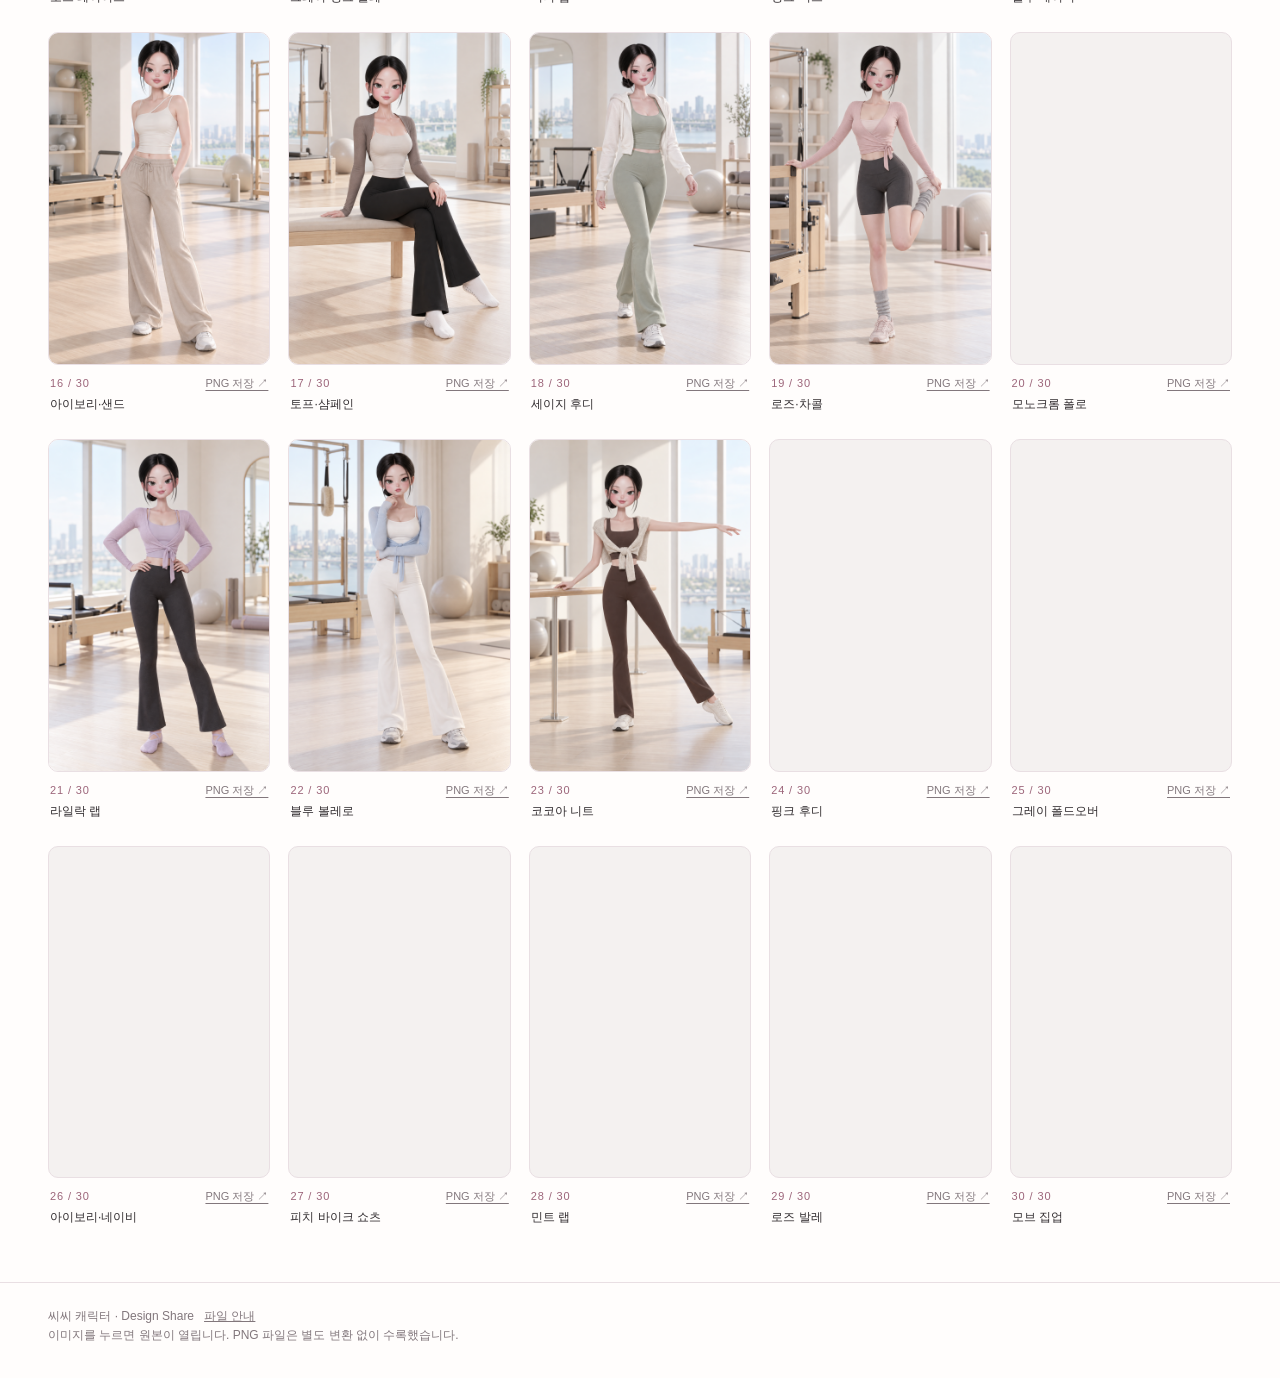
<file: full-body/index.html>
<!doctype html>
<html lang="ko"><head><meta charset="utf-8"><meta name="viewport" content="width=device-width, initial-scale=1"><title>씨씨 캐릭터 · Design Share</title><meta name="description" content="씨씨 캐릭터 Design Share — 전신 30장과 상반신 프로필 30장"><link rel="stylesheet" href="../gallery.css"></head><body>
<header><a class="back" href="../index.html">← 전체 컬렉션</a><h1>전신 룩북</h1><p class="intro">필라테스와 발레코어를 참고한 서로 다른 30가지 전신 아웃핏.</p><p class="instructions">30장 · 원본 PNG · 이미지를 누르면 원본이 새 창으로 열립니다.</p></header><main><section id="full-body" aria-labelledby="heading-full-body">
<div class="section-head"><div><div class="eyebrow">FULL BODY</div><h2 id="heading-full-body">전신 룩북</h2><p>필라테스와 발레코어를 참고한 서로 다른 30가지 전신 아웃핏.</p></div><div class="section-meta">30 PNG · 1024 × 1536<br></div></div>
<div class="grid"><article class="card"><figure>
<a class="image-link" href="01_blush_wrap.png" target="_blank" rel="noopener" aria-label="블러시 랩 원본 열기"><img src="01_blush_wrap.png" width="1024" height="1536" alt="씨씨 전신 룩북 01: 블러시 랩" loading="lazy" decoding="async"></a>
<figcaption><div class="caption-top"><span class="number">01 / 30</span><a class="download" href="01_blush_wrap.png" download>PNG 저장 ↗</a></div><div class="name">블러시 랩</div></figcaption>
</figure></article><article class="card"><figure>
<a class="image-link" href="02_icy_blue_unitard.png" target="_blank" rel="noopener" aria-label="아이스 블루 유니타드 원본 열기"><img src="02_icy_blue_unitard.png" width="1024" height="1536" alt="씨씨 전신 룩북 02: 아이스 블루 유니타드" loading="lazy" decoding="async"></a>
<figcaption><div class="caption-top"><span class="number">02 / 30</span><a class="download" href="02_icy_blue_unitard.png" download>PNG 저장 ↗</a></div><div class="name">아이스 블루 유니타드</div></figcaption>
</figure></article><article class="card"><figure>
<a class="image-link" href="03_ivory_unitard.png" target="_blank" rel="noopener" aria-label="아이보리 유니타드 원본 열기"><img src="03_ivory_unitard.png" width="1024" height="1536" alt="씨씨 전신 룩북 03: 아이보리 유니타드" loading="lazy" decoding="async"></a>
<figcaption><div class="caption-top"><span class="number">03 / 30</span><a class="download" href="03_ivory_unitard.png" download>PNG 저장 ↗</a></div><div class="name">아이보리 유니타드</div></figcaption>
</figure></article><article class="card"><figure>
<a class="image-link" href="04_navy_grey_sweats.png" target="_blank" rel="noopener" aria-label="네이비·그레이 스웨트 원본 열기"><img src="04_navy_grey_sweats.png" width="1024" height="1536" alt="씨씨 전신 룩북 04: 네이비·그레이 스웨트" loading="lazy" decoding="async"></a>
<figcaption><div class="caption-top"><span class="number">04 / 30</span><a class="download" href="04_navy_grey_sweats.png" download>PNG 저장 ↗</a></div><div class="name">네이비·그레이 스웨트</div></figcaption>
</figure></article><article class="card"><figure>
<a class="image-link" href="05_pink_zip_flare.png" target="_blank" rel="noopener" aria-label="핑크 집업·플레어 원본 열기"><img src="05_pink_zip_flare.png" width="1024" height="1536" alt="씨씨 전신 룩북 05: 핑크 집업·플레어" loading="lazy" decoding="async"></a>
<figcaption><div class="caption-top"><span class="number">05 / 30</span><a class="download" href="05_pink_zip_flare.png" download>PNG 저장 ↗</a></div><div class="name">핑크 집업·플레어</div></figcaption>
</figure></article><article class="card"><figure>
<a class="image-link" href="06_black_white_athleisure.png" target="_blank" rel="noopener" aria-label="블랙·화이트 애슬레저 원본 열기"><img src="06_black_white_athleisure.png" width="1024" height="1536" alt="씨씨 전신 룩북 06: 블랙·화이트 애슬레저" loading="lazy" decoding="async"></a>
<figcaption><div class="caption-top"><span class="number">06 / 30</span><a class="download" href="06_black_white_athleisure.png" download>PNG 저장 ↗</a></div><div class="name">블랙·화이트 애슬레저</div></figcaption>
</figure></article><article class="card"><figure>
<a class="image-link" href="07_powder_blue_leggings.png" target="_blank" rel="noopener" aria-label="파우더 블루 레깅스 원본 열기"><img src="07_powder_blue_leggings.png" width="1024" height="1536" alt="씨씨 전신 룩북 07: 파우더 블루 레깅스" loading="lazy" decoding="async"></a>
<figcaption><div class="caption-top"><span class="number">07 / 30</span><a class="download" href="07_powder_blue_leggings.png" download>PNG 저장 ↗</a></div><div class="name">파우더 블루 레깅스</div></figcaption>
</figure></article><article class="card"><figure>
<a class="image-link" href="08_mocha_bike_shorts.png" target="_blank" rel="noopener" aria-label="모카 바이크 쇼츠 원본 열기"><img src="08_mocha_bike_shorts.png" width="1024" height="1536" alt="씨씨 전신 룩북 08: 모카 바이크 쇼츠" loading="lazy" decoding="async"></a>
<figcaption><div class="caption-top"><span class="number">08 / 30</span><a class="download" href="08_mocha_bike_shorts.png" download>PNG 저장 ↗</a></div><div class="name">모카 바이크 쇼츠</div></figcaption>
</figure></article><article class="card"><figure>
<a class="image-link" href="09_black_ballet_wrap.png" target="_blank" rel="noopener" aria-label="블랙 발레 랩 원본 열기"><img src="09_black_ballet_wrap.png" width="1024" height="1536" alt="씨씨 전신 룩북 09: 블랙 발레 랩" loading="lazy" decoding="async"></a>
<figcaption><div class="caption-top"><span class="number">09 / 30</span><a class="download" href="09_black_ballet_wrap.png" download>PNG 저장 ↗</a></div><div class="name">블랙 발레 랩</div></figcaption>
</figure></article><article class="card"><figure>
<a class="image-link" href="10_cream_grey_pink.png" target="_blank" rel="noopener" aria-label="크림·그레이·핑크 원본 열기"><img src="10_cream_grey_pink.png" width="1024" height="1536" alt="씨씨 전신 룩북 10: 크림·그레이·핑크" loading="lazy" decoding="async"></a>
<figcaption><div class="caption-top"><span class="number">10 / 30</span><a class="download" href="10_cream_grey_pink.png" download>PNG 저장 ↗</a></div><div class="name">크림·그레이·핑크</div></figcaption>
</figure></article><article class="card"><figure>
<a class="image-link" href="11_mauve_layers.png" target="_blank" rel="noopener" aria-label="모브 레이어드 원본 열기"><img src="11_mauve_layers.png" width="1024" height="1536" alt="씨씨 전신 룩북 11: 모브 레이어드" loading="lazy" decoding="async"></a>
<figcaption><div class="caption-top"><span class="number">11 / 30</span><a class="download" href="11_mauve_layers.png" download>PNG 저장 ↗</a></div><div class="name">모브 레이어드</div></figcaption>
</figure></article><article class="card"><figure>
<a class="image-link" href="12_grey_pink_ballet.png" target="_blank" rel="noopener" aria-label="그레이·핑크 발레 원본 열기"><img src="12_grey_pink_ballet.png" width="1024" height="1536" alt="씨씨 전신 룩북 12: 그레이·핑크 발레" loading="lazy" decoding="async"></a>
<figcaption><div class="caption-top"><span class="number">12 / 30</span><a class="download" href="12_grey_pink_ballet.png" download>PNG 저장 ↗</a></div><div class="name">그레이·핑크 발레</div></figcaption>
</figure></article><article class="card"><figure>
<a class="image-link" href="13_butter_wrap.png" target="_blank" rel="noopener" aria-label="버터 랩 원본 열기"><img src="13_butter_wrap.png" width="1024" height="1536" alt="씨씨 전신 룩북 13: 버터 랩" loading="lazy" decoding="async"></a>
<figcaption><div class="caption-top"><span class="number">13 / 30</span><a class="download" href="13_butter_wrap.png" download>PNG 저장 ↗</a></div><div class="name">버터 랩</div></figcaption>
</figure></article><article class="card"><figure>
<a class="image-link" href="14_pink_knit.png" target="_blank" rel="noopener" aria-label="핑크 니트 원본 열기"><img src="14_pink_knit.png" width="1024" height="1536" alt="씨씨 전신 룩북 14: 핑크 니트" loading="lazy" decoding="async"></a>
<figcaption><div class="caption-top"><span class="number">14 / 30</span><a class="download" href="14_pink_knit.png" download>PNG 저장 ↗</a></div><div class="name">핑크 니트</div></figcaption>
</figure></article><article class="card"><figure>
<a class="image-link" href="15_blue_navy.png" target="_blank" rel="noopener" aria-label="블루·네이비 원본 열기"><img src="15_blue_navy.png" width="1024" height="1536" alt="씨씨 전신 룩북 15: 블루·네이비" loading="lazy" decoding="async"></a>
<figcaption><div class="caption-top"><span class="number">15 / 30</span><a class="download" href="15_blue_navy.png" download>PNG 저장 ↗</a></div><div class="name">블루·네이비</div></figcaption>
</figure></article><article class="card"><figure>
<a class="image-link" href="16_ivory_sand.png" target="_blank" rel="noopener" aria-label="아이보리·샌드 원본 열기"><img src="16_ivory_sand.png" width="1024" height="1536" alt="씨씨 전신 룩북 16: 아이보리·샌드" loading="lazy" decoding="async"></a>
<figcaption><div class="caption-top"><span class="number">16 / 30</span><a class="download" href="16_ivory_sand.png" download>PNG 저장 ↗</a></div><div class="name">아이보리·샌드</div></figcaption>
</figure></article><article class="card"><figure>
<a class="image-link" href="17_taupe_champagne.png" target="_blank" rel="noopener" aria-label="토프·샴페인 원본 열기"><img src="17_taupe_champagne.png" width="1024" height="1536" alt="씨씨 전신 룩북 17: 토프·샴페인" loading="lazy" decoding="async"></a>
<figcaption><div class="caption-top"><span class="number">17 / 30</span><a class="download" href="17_taupe_champagne.png" download>PNG 저장 ↗</a></div><div class="name">토프·샴페인</div></figcaption>
</figure></article><article class="card"><figure>
<a class="image-link" href="18_sage_hoodie.png" target="_blank" rel="noopener" aria-label="세이지 후디 원본 열기"><img src="18_sage_hoodie.png" width="1024" height="1536" alt="씨씨 전신 룩북 18: 세이지 후디" loading="lazy" decoding="async"></a>
<figcaption><div class="caption-top"><span class="number">18 / 30</span><a class="download" href="18_sage_hoodie.png" download>PNG 저장 ↗</a></div><div class="name">세이지 후디</div></figcaption>
</figure></article><article class="card"><figure>
<a class="image-link" href="19_rose_charcoal.png" target="_blank" rel="noopener" aria-label="로즈·차콜 원본 열기"><img src="19_rose_charcoal.png" width="1024" height="1536" alt="씨씨 전신 룩북 19: 로즈·차콜" loading="lazy" decoding="async"></a>
<figcaption><div class="caption-top"><span class="number">19 / 30</span><a class="download" href="19_rose_charcoal.png" download>PNG 저장 ↗</a></div><div class="name">로즈·차콜</div></figcaption>
</figure></article><article class="card"><figure>
<a class="image-link" href="20_monochrome_polo.png" target="_blank" rel="noopener" aria-label="모노크롬 폴로 원본 열기"><img src="20_monochrome_polo.png" width="1024" height="1536" alt="씨씨 전신 룩북 20: 모노크롬 폴로" loading="lazy" decoding="async"></a>
<figcaption><div class="caption-top"><span class="number">20 / 30</span><a class="download" href="20_monochrome_polo.png" download>PNG 저장 ↗</a></div><div class="name">모노크롬 폴로</div></figcaption>
</figure></article><article class="card"><figure>
<a class="image-link" href="21_lilac_wrap.png" target="_blank" rel="noopener" aria-label="라일락 랩 원본 열기"><img src="21_lilac_wrap.png" width="1024" height="1536" alt="씨씨 전신 룩북 21: 라일락 랩" loading="lazy" decoding="async"></a>
<figcaption><div class="caption-top"><span class="number">21 / 30</span><a class="download" href="21_lilac_wrap.png" download>PNG 저장 ↗</a></div><div class="name">라일락 랩</div></figcaption>
</figure></article><article class="card"><figure>
<a class="image-link" href="22_blue_bolero.png" target="_blank" rel="noopener" aria-label="블루 볼레로 원본 열기"><img src="22_blue_bolero.png" width="1024" height="1536" alt="씨씨 전신 룩북 22: 블루 볼레로" loading="lazy" decoding="async"></a>
<figcaption><div class="caption-top"><span class="number">22 / 30</span><a class="download" href="22_blue_bolero.png" download>PNG 저장 ↗</a></div><div class="name">블루 볼레로</div></figcaption>
</figure></article><article class="card"><figure>
<a class="image-link" href="23_cocoa_knit.png" target="_blank" rel="noopener" aria-label="코코아 니트 원본 열기"><img src="23_cocoa_knit.png" width="1024" height="1536" alt="씨씨 전신 룩북 23: 코코아 니트" loading="lazy" decoding="async"></a>
<figcaption><div class="caption-top"><span class="number">23 / 30</span><a class="download" href="23_cocoa_knit.png" download>PNG 저장 ↗</a></div><div class="name">코코아 니트</div></figcaption>
</figure></article><article class="card"><figure>
<a class="image-link" href="24_pink_hoodie.png" target="_blank" rel="noopener" aria-label="핑크 후디 원본 열기"><img src="24_pink_hoodie.png" width="1024" height="1536" alt="씨씨 전신 룩북 24: 핑크 후디" loading="lazy" decoding="async"></a>
<figcaption><div class="caption-top"><span class="number">24 / 30</span><a class="download" href="24_pink_hoodie.png" download>PNG 저장 ↗</a></div><div class="name">핑크 후디</div></figcaption>
</figure></article><article class="card"><figure>
<a class="image-link" href="25_grey_foldover.png" target="_blank" rel="noopener" aria-label="그레이 폴드오버 원본 열기"><img src="25_grey_foldover.png" width="1024" height="1536" alt="씨씨 전신 룩북 25: 그레이 폴드오버" loading="lazy" decoding="async"></a>
<figcaption><div class="caption-top"><span class="number">25 / 30</span><a class="download" href="25_grey_foldover.png" download>PNG 저장 ↗</a></div><div class="name">그레이 폴드오버</div></figcaption>
</figure></article><article class="card"><figure>
<a class="image-link" href="26_ivory_navy.png" target="_blank" rel="noopener" aria-label="아이보리·네이비 원본 열기"><img src="26_ivory_navy.png" width="1024" height="1536" alt="씨씨 전신 룩북 26: 아이보리·네이비" loading="lazy" decoding="async"></a>
<figcaption><div class="caption-top"><span class="number">26 / 30</span><a class="download" href="26_ivory_navy.png" download>PNG 저장 ↗</a></div><div class="name">아이보리·네이비</div></figcaption>
</figure></article><article class="card"><figure>
<a class="image-link" href="27_peach_bike.png" target="_blank" rel="noopener" aria-label="피치 바이크 쇼츠 원본 열기"><img src="27_peach_bike.png" width="1024" height="1536" alt="씨씨 전신 룩북 27: 피치 바이크 쇼츠" loading="lazy" decoding="async"></a>
<figcaption><div class="caption-top"><span class="number">27 / 30</span><a class="download" href="27_peach_bike.png" download>PNG 저장 ↗</a></div><div class="name">피치 바이크 쇼츠</div></figcaption>
</figure></article><article class="card"><figure>
<a class="image-link" href="28_mint_wrap.png" target="_blank" rel="noopener" aria-label="민트 랩 원본 열기"><img src="28_mint_wrap.png" width="1024" height="1536" alt="씨씨 전신 룩북 28: 민트 랩" loading="lazy" decoding="async"></a>
<figcaption><div class="caption-top"><span class="number">28 / 30</span><a class="download" href="28_mint_wrap.png" download>PNG 저장 ↗</a></div><div class="name">민트 랩</div></figcaption>
</figure></article><article class="card"><figure>
<a class="image-link" href="29_rose_ballet.png" target="_blank" rel="noopener" aria-label="로즈 발레 원본 열기"><img src="29_rose_ballet.png" width="1024" height="1536" alt="씨씨 전신 룩북 29: 로즈 발레" loading="lazy" decoding="async"></a>
<figcaption><div class="caption-top"><span class="number">29 / 30</span><a class="download" href="29_rose_ballet.png" download>PNG 저장 ↗</a></div><div class="name">로즈 발레</div></figcaption>
</figure></article><article class="card"><figure>
<a class="image-link" href="30_mauve_zip.png" target="_blank" rel="noopener" aria-label="모브 집업 원본 열기"><img src="30_mauve_zip.png" width="1024" height="1536" alt="씨씨 전신 룩북 30: 모브 집업" loading="lazy" decoding="async"></a>
<figcaption><div class="caption-top"><span class="number">30 / 30</span><a class="download" href="30_mauve_zip.png" download>PNG 저장 ↗</a></div><div class="name">모브 집업</div></figcaption>
</figure></article></div></section></main><footer>씨씨 캐릭터 · Design Share &nbsp; <a href="../README.md">파일 안내</a><br>이미지를 누르면 원본이 열립니다. PNG 파일은 별도 변환 없이 수록했습니다.</footer></body></html>
</file>
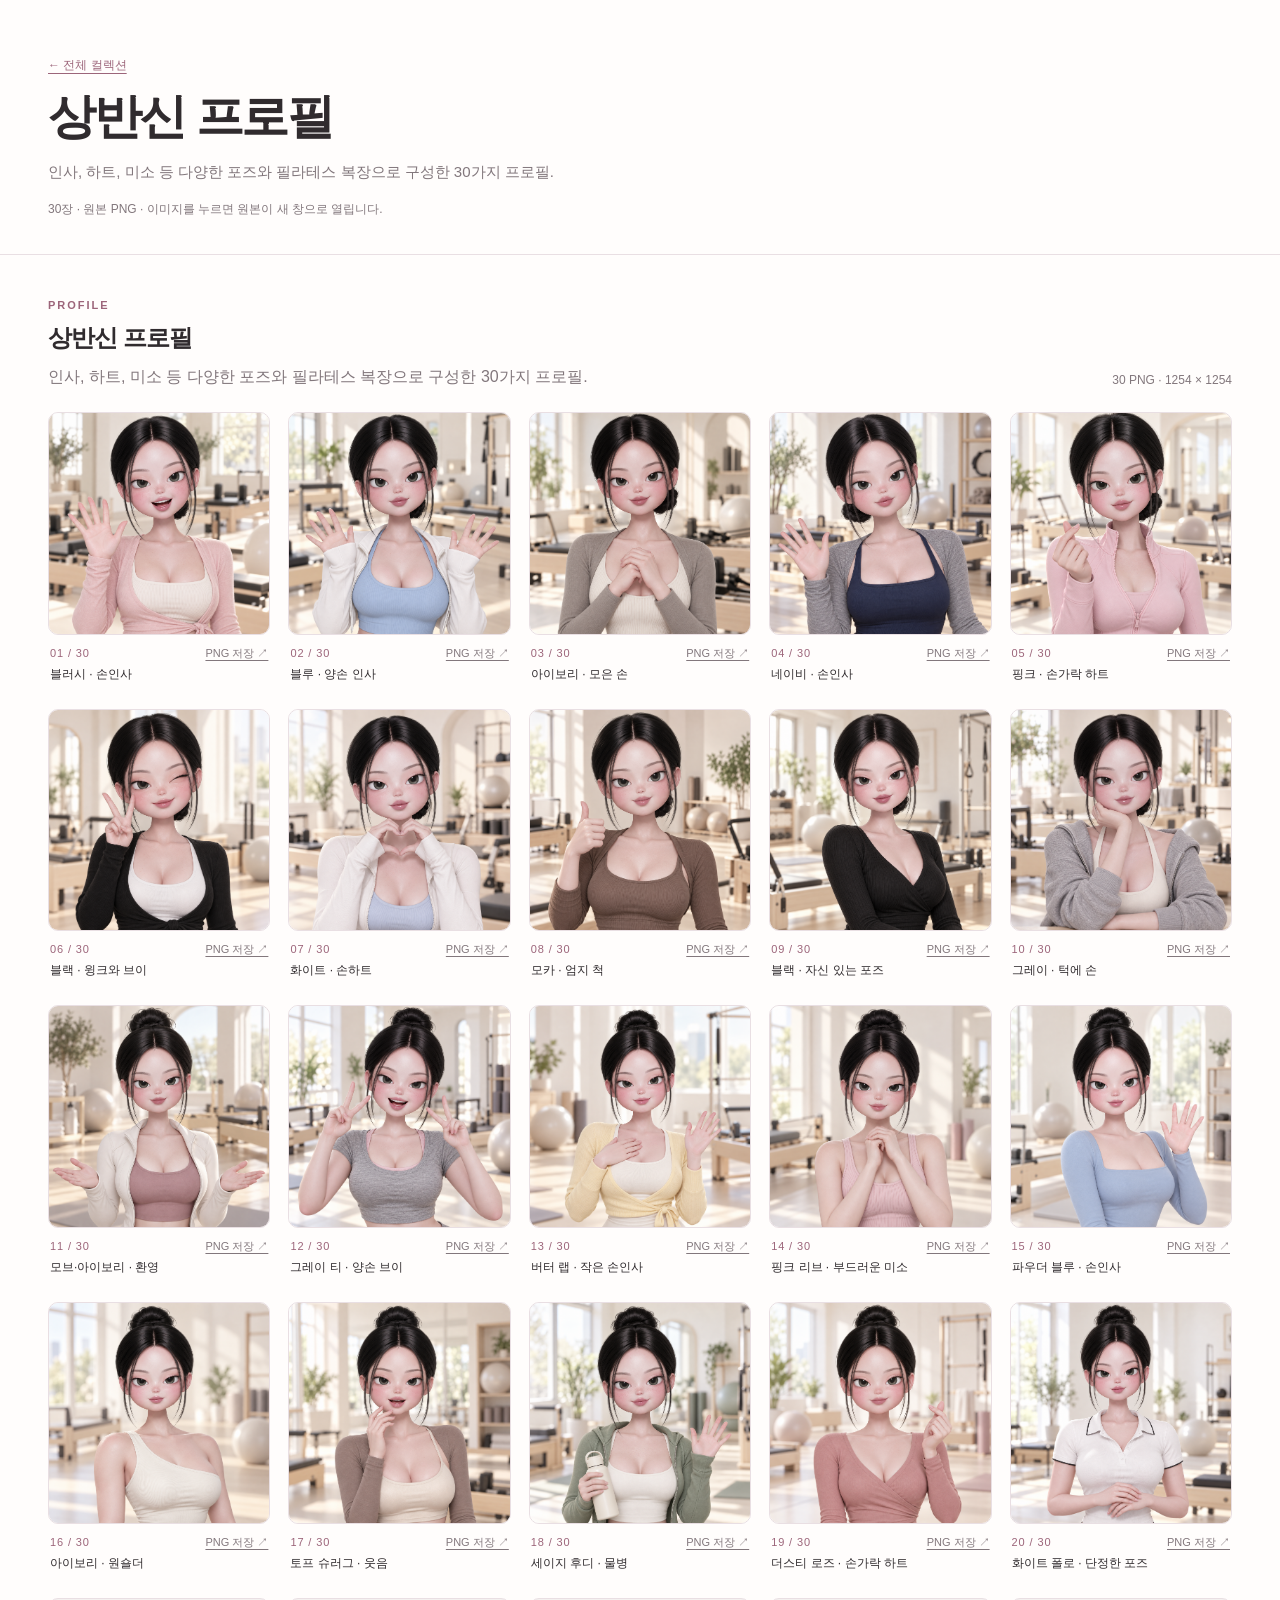
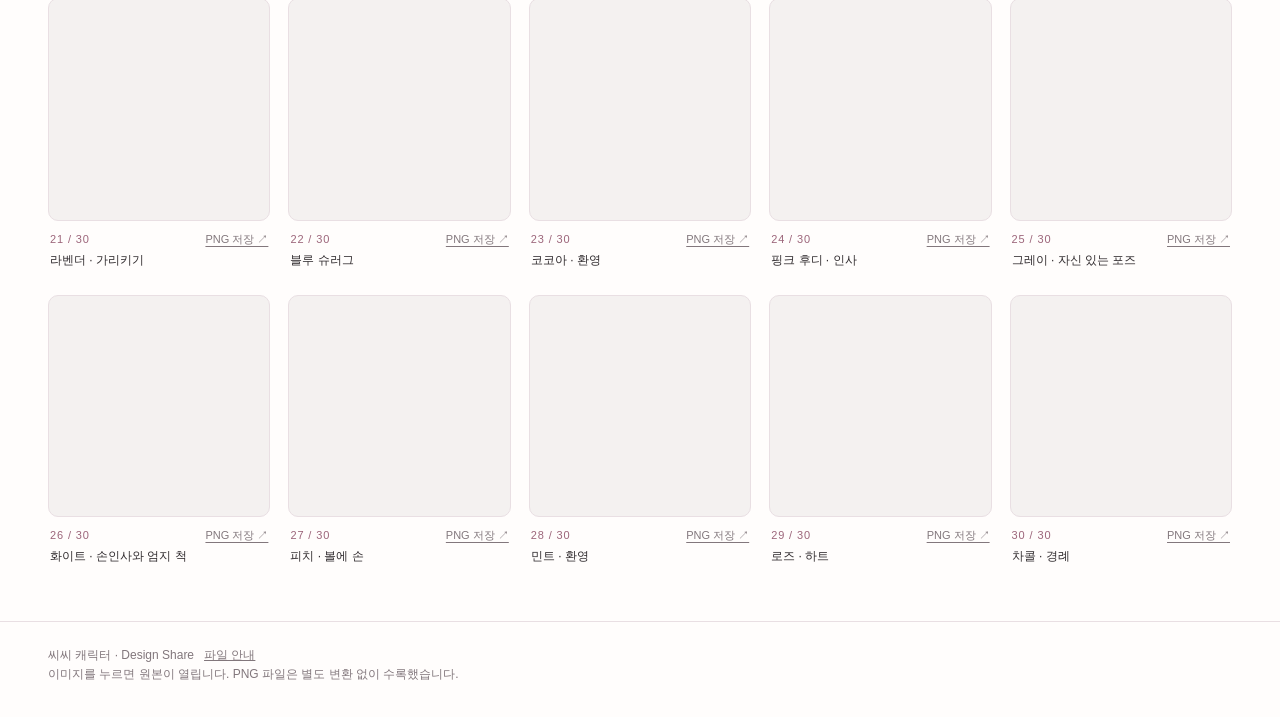
<file: profiles/index.html>
<!doctype html>
<html lang="ko"><head><meta charset="utf-8"><meta name="viewport" content="width=device-width, initial-scale=1"><title>씨씨 캐릭터 · Design Share</title><meta name="description" content="씨씨 캐릭터 Design Share — 전신 30장과 상반신 프로필 30장"><link rel="stylesheet" href="../gallery.css"></head><body>
<header><a class="back" href="../index.html">← 전체 컬렉션</a><h1>상반신 프로필</h1><p class="intro">인사, 하트, 미소 등 다양한 포즈와 필라테스 복장으로 구성한 30가지 프로필.</p><p class="instructions">30장 · 원본 PNG · 이미지를 누르면 원본이 새 창으로 열립니다.</p></header><main><section id="profiles" aria-labelledby="heading-profiles">
<div class="section-head"><div><div class="eyebrow">PROFILE</div><h2 id="heading-profiles">상반신 프로필</h2><p>인사, 하트, 미소 등 다양한 포즈와 필라테스 복장으로 구성한 30가지 프로필.</p></div><div class="section-meta">30 PNG · 1254 × 1254<br></div></div>
<div class="grid"><article class="card"><figure>
<a class="image-link" href="01_blush_wave.png" target="_blank" rel="noopener" aria-label="블러시 · 손인사 원본 열기"><img src="01_blush_wave.png" width="1254" height="1254" alt="씨씨 상반신 프로필 01: 블러시 · 손인사" loading="lazy" decoding="async"></a>
<figcaption><div class="caption-top"><span class="number">01 / 30</span><a class="download" href="01_blush_wave.png" download>PNG 저장 ↗</a></div><div class="name">블러시 · 손인사</div></figcaption>
</figure></article><article class="card"><figure>
<a class="image-link" href="02_blue_doublewave.png" target="_blank" rel="noopener" aria-label="블루 · 양손 인사 원본 열기"><img src="02_blue_doublewave.png" width="1254" height="1254" alt="씨씨 상반신 프로필 02: 블루 · 양손 인사" loading="lazy" decoding="async"></a>
<figcaption><div class="caption-top"><span class="number">02 / 30</span><a class="download" href="02_blue_doublewave.png" download>PNG 저장 ↗</a></div><div class="name">블루 · 양손 인사</div></figcaption>
</figure></article><article class="card"><figure>
<a class="image-link" href="03_ivory_clasp.png" target="_blank" rel="noopener" aria-label="아이보리 · 모은 손 원본 열기"><img src="03_ivory_clasp.png" width="1254" height="1254" alt="씨씨 상반신 프로필 03: 아이보리 · 모은 손" loading="lazy" decoding="async"></a>
<figcaption><div class="caption-top"><span class="number">03 / 30</span><a class="download" href="03_ivory_clasp.png" download>PNG 저장 ↗</a></div><div class="name">아이보리 · 모은 손</div></figcaption>
</figure></article><article class="card"><figure>
<a class="image-link" href="04_navy_wave.png" target="_blank" rel="noopener" aria-label="네이비 · 손인사 원본 열기"><img src="04_navy_wave.png" width="1254" height="1254" alt="씨씨 상반신 프로필 04: 네이비 · 손인사" loading="lazy" decoding="async"></a>
<figcaption><div class="caption-top"><span class="number">04 / 30</span><a class="download" href="04_navy_wave.png" download>PNG 저장 ↗</a></div><div class="name">네이비 · 손인사</div></figcaption>
</figure></article><article class="card"><figure>
<a class="image-link" href="05_pink_fingerheart.png" target="_blank" rel="noopener" aria-label="핑크 · 손가락 하트 원본 열기"><img src="05_pink_fingerheart.png" width="1254" height="1254" alt="씨씨 상반신 프로필 05: 핑크 · 손가락 하트" loading="lazy" decoding="async"></a>
<figcaption><div class="caption-top"><span class="number">05 / 30</span><a class="download" href="05_pink_fingerheart.png" download>PNG 저장 ↗</a></div><div class="name">핑크 · 손가락 하트</div></figcaption>
</figure></article><article class="card"><figure>
<a class="image-link" href="06_black_winkpeace.png" target="_blank" rel="noopener" aria-label="블랙 · 윙크와 브이 원본 열기"><img src="06_black_winkpeace.png" width="1254" height="1254" alt="씨씨 상반신 프로필 06: 블랙 · 윙크와 브이" loading="lazy" decoding="async"></a>
<figcaption><div class="caption-top"><span class="number">06 / 30</span><a class="download" href="06_black_winkpeace.png" download>PNG 저장 ↗</a></div><div class="name">블랙 · 윙크와 브이</div></figcaption>
</figure></article><article class="card"><figure>
<a class="image-link" href="07_white_handheart.png" target="_blank" rel="noopener" aria-label="화이트 · 손하트 원본 열기"><img src="07_white_handheart.png" width="1254" height="1254" alt="씨씨 상반신 프로필 07: 화이트 · 손하트" loading="lazy" decoding="async"></a>
<figcaption><div class="caption-top"><span class="number">07 / 30</span><a class="download" href="07_white_handheart.png" download>PNG 저장 ↗</a></div><div class="name">화이트 · 손하트</div></figcaption>
</figure></article><article class="card"><figure>
<a class="image-link" href="08_mocha_thumbsup.png" target="_blank" rel="noopener" aria-label="모카 · 엄지 척 원본 열기"><img src="08_mocha_thumbsup.png" width="1254" height="1254" alt="씨씨 상반신 프로필 08: 모카 · 엄지 척" loading="lazy" decoding="async"></a>
<figcaption><div class="caption-top"><span class="number">08 / 30</span><a class="download" href="08_mocha_thumbsup.png" download>PNG 저장 ↗</a></div><div class="name">모카 · 엄지 척</div></figcaption>
</figure></article><article class="card"><figure>
<a class="image-link" href="09_black_confident.png" target="_blank" rel="noopener" aria-label="블랙 · 자신 있는 포즈 원본 열기"><img src="09_black_confident.png" width="1254" height="1254" alt="씨씨 상반신 프로필 09: 블랙 · 자신 있는 포즈" loading="lazy" decoding="async"></a>
<figcaption><div class="caption-top"><span class="number">09 / 30</span><a class="download" href="09_black_confident.png" download>PNG 저장 ↗</a></div><div class="name">블랙 · 자신 있는 포즈</div></figcaption>
</figure></article><article class="card"><figure>
<a class="image-link" href="10_grey_chin.png" target="_blank" rel="noopener" aria-label="그레이 · 턱에 손 원본 열기"><img src="10_grey_chin.png" width="1254" height="1254" alt="씨씨 상반신 프로필 10: 그레이 · 턱에 손" loading="lazy" decoding="async"></a>
<figcaption><div class="caption-top"><span class="number">10 / 30</span><a class="download" href="10_grey_chin.png" download>PNG 저장 ↗</a></div><div class="name">그레이 · 턱에 손</div></figcaption>
</figure></article><article class="card"><figure>
<a class="image-link" href="11_mauve_ivory_welcome.png" target="_blank" rel="noopener" aria-label="모브·아이보리 · 환영 원본 열기"><img src="11_mauve_ivory_welcome.png" width="1254" height="1254" alt="씨씨 상반신 프로필 11: 모브·아이보리 · 환영" loading="lazy" decoding="async"></a>
<figcaption><div class="caption-top"><span class="number">11 / 30</span><a class="download" href="11_mauve_ivory_welcome.png" download>PNG 저장 ↗</a></div><div class="name">모브·아이보리 · 환영</div></figcaption>
</figure></article><article class="card"><figure>
<a class="image-link" href="12_grey_tee_double_peace.png" target="_blank" rel="noopener" aria-label="그레이 티 · 양손 브이 원본 열기"><img src="12_grey_tee_double_peace.png" width="1254" height="1254" alt="씨씨 상반신 프로필 12: 그레이 티 · 양손 브이" loading="lazy" decoding="async"></a>
<figcaption><div class="caption-top"><span class="number">12 / 30</span><a class="download" href="12_grey_tee_double_peace.png" download>PNG 저장 ↗</a></div><div class="name">그레이 티 · 양손 브이</div></figcaption>
</figure></article><article class="card"><figure>
<a class="image-link" href="13_butter_wrap_small_wave.png" target="_blank" rel="noopener" aria-label="버터 랩 · 작은 손인사 원본 열기"><img src="13_butter_wrap_small_wave.png" width="1254" height="1254" alt="씨씨 상반신 프로필 13: 버터 랩 · 작은 손인사" loading="lazy" decoding="async"></a>
<figcaption><div class="caption-top"><span class="number">13 / 30</span><a class="download" href="13_butter_wrap_small_wave.png" download>PNG 저장 ↗</a></div><div class="name">버터 랩 · 작은 손인사</div></figcaption>
</figure></article><article class="card"><figure>
<a class="image-link" href="14_pink_ribbed_gentle_smile.png" target="_blank" rel="noopener" aria-label="핑크 리브 · 부드러운 미소 원본 열기"><img src="14_pink_ribbed_gentle_smile.png" width="1254" height="1254" alt="씨씨 상반신 프로필 14: 핑크 리브 · 부드러운 미소" loading="lazy" decoding="async"></a>
<figcaption><div class="caption-top"><span class="number">14 / 30</span><a class="download" href="14_pink_ribbed_gentle_smile.png" download>PNG 저장 ↗</a></div><div class="name">핑크 리브 · 부드러운 미소</div></figcaption>
</figure></article><article class="card"><figure>
<a class="image-link" href="15_powder_blue_wave.png" target="_blank" rel="noopener" aria-label="파우더 블루 · 손인사 원본 열기"><img src="15_powder_blue_wave.png" width="1254" height="1254" alt="씨씨 상반신 프로필 15: 파우더 블루 · 손인사" loading="lazy" decoding="async"></a>
<figcaption><div class="caption-top"><span class="number">15 / 30</span><a class="download" href="15_powder_blue_wave.png" download>PNG 저장 ↗</a></div><div class="name">파우더 블루 · 손인사</div></figcaption>
</figure></article><article class="card"><figure>
<a class="image-link" href="16_ivory_one_shoulder.png" target="_blank" rel="noopener" aria-label="아이보리 · 원숄더 원본 열기"><img src="16_ivory_one_shoulder.png" width="1254" height="1254" alt="씨씨 상반신 프로필 16: 아이보리 · 원숄더" loading="lazy" decoding="async"></a>
<figcaption><div class="caption-top"><span class="number">16 / 30</span><a class="download" href="16_ivory_one_shoulder.png" download>PNG 저장 ↗</a></div><div class="name">아이보리 · 원숄더</div></figcaption>
</figure></article><article class="card"><figure>
<a class="image-link" href="17_taupe_shrug_laugh.png" target="_blank" rel="noopener" aria-label="토프 슈러그 · 웃음 원본 열기"><img src="17_taupe_shrug_laugh.png" width="1254" height="1254" alt="씨씨 상반신 프로필 17: 토프 슈러그 · 웃음" loading="lazy" decoding="async"></a>
<figcaption><div class="caption-top"><span class="number">17 / 30</span><a class="download" href="17_taupe_shrug_laugh.png" download>PNG 저장 ↗</a></div><div class="name">토프 슈러그 · 웃음</div></figcaption>
</figure></article><article class="card"><figure>
<a class="image-link" href="18_sage_hoodie_water_bottle.png" target="_blank" rel="noopener" aria-label="세이지 후디 · 물병 원본 열기"><img src="18_sage_hoodie_water_bottle.png" width="1254" height="1254" alt="씨씨 상반신 프로필 18: 세이지 후디 · 물병" loading="lazy" decoding="async"></a>
<figcaption><div class="caption-top"><span class="number">18 / 30</span><a class="download" href="18_sage_hoodie_water_bottle.png" download>PNG 저장 ↗</a></div><div class="name">세이지 후디 · 물병</div></figcaption>
</figure></article><article class="card"><figure>
<a class="image-link" href="19_dusty_rose_finger_heart.png" target="_blank" rel="noopener" aria-label="더스티 로즈 · 손가락 하트 원본 열기"><img src="19_dusty_rose_finger_heart.png" width="1254" height="1254" alt="씨씨 상반신 프로필 19: 더스티 로즈 · 손가락 하트" loading="lazy" decoding="async"></a>
<figcaption><div class="caption-top"><span class="number">19 / 30</span><a class="download" href="19_dusty_rose_finger_heart.png" download>PNG 저장 ↗</a></div><div class="name">더스티 로즈 · 손가락 하트</div></figcaption>
</figure></article><article class="card"><figure>
<a class="image-link" href="20_white_polo_polite_portrait.png" target="_blank" rel="noopener" aria-label="화이트 폴로 · 단정한 포즈 원본 열기"><img src="20_white_polo_polite_portrait.png" width="1254" height="1254" alt="씨씨 상반신 프로필 20: 화이트 폴로 · 단정한 포즈" loading="lazy" decoding="async"></a>
<figcaption><div class="caption-top"><span class="number">20 / 30</span><a class="download" href="20_white_polo_polite_portrait.png" download>PNG 저장 ↗</a></div><div class="name">화이트 폴로 · 단정한 포즈</div></figcaption>
</figure></article><article class="card"><figure>
<a class="image-link" href="21_lavender_point.png" target="_blank" rel="noopener" aria-label="라벤더 · 가리키기 원본 열기"><img src="21_lavender_point.png" width="1254" height="1254" alt="씨씨 상반신 프로필 21: 라벤더 · 가리키기" loading="lazy" decoding="async"></a>
<figcaption><div class="caption-top"><span class="number">21 / 30</span><a class="download" href="21_lavender_point.png" download>PNG 저장 ↗</a></div><div class="name">라벤더 · 가리키기</div></figcaption>
</figure></article><article class="card"><figure>
<a class="image-link" href="22_blue_shrug.png" target="_blank" rel="noopener" aria-label="블루 슈러그 원본 열기"><img src="22_blue_shrug.png" width="1254" height="1254" alt="씨씨 상반신 프로필 22: 블루 슈러그" loading="lazy" decoding="async"></a>
<figcaption><div class="caption-top"><span class="number">22 / 30</span><a class="download" href="22_blue_shrug.png" download>PNG 저장 ↗</a></div><div class="name">블루 슈러그</div></figcaption>
</figure></article><article class="card"><figure>
<a class="image-link" href="23_cocoa_welcome.png" target="_blank" rel="noopener" aria-label="코코아 · 환영 원본 열기"><img src="23_cocoa_welcome.png" width="1254" height="1254" alt="씨씨 상반신 프로필 23: 코코아 · 환영" loading="lazy" decoding="async"></a>
<figcaption><div class="caption-top"><span class="number">23 / 30</span><a class="download" href="23_cocoa_welcome.png" download>PNG 저장 ↗</a></div><div class="name">코코아 · 환영</div></figcaption>
</figure></article><article class="card"><figure>
<a class="image-link" href="24_pink_hoodie_hello.png" target="_blank" rel="noopener" aria-label="핑크 후디 · 인사 원본 열기"><img src="24_pink_hoodie_hello.png" width="1254" height="1254" alt="씨씨 상반신 프로필 24: 핑크 후디 · 인사" loading="lazy" decoding="async"></a>
<figcaption><div class="caption-top"><span class="number">24 / 30</span><a class="download" href="24_pink_hoodie_hello.png" download>PNG 저장 ↗</a></div><div class="name">핑크 후디 · 인사</div></figcaption>
</figure></article><article class="card"><figure>
<a class="image-link" href="25_grey_confident.png" target="_blank" rel="noopener" aria-label="그레이 · 자신 있는 포즈 원본 열기"><img src="25_grey_confident.png" width="1254" height="1254" alt="씨씨 상반신 프로필 25: 그레이 · 자신 있는 포즈" loading="lazy" decoding="async"></a>
<figcaption><div class="caption-top"><span class="number">25 / 30</span><a class="download" href="25_grey_confident.png" download>PNG 저장 ↗</a></div><div class="name">그레이 · 자신 있는 포즈</div></figcaption>
</figure></article><article class="card"><figure>
<a class="image-link" href="26_white_wave_thumb.png" target="_blank" rel="noopener" aria-label="화이트 · 손인사와 엄지 척 원본 열기"><img src="26_white_wave_thumb.png" width="1254" height="1254" alt="씨씨 상반신 프로필 26: 화이트 · 손인사와 엄지 척" loading="lazy" decoding="async"></a>
<figcaption><div class="caption-top"><span class="number">26 / 30</span><a class="download" href="26_white_wave_thumb.png" download>PNG 저장 ↗</a></div><div class="name">화이트 · 손인사와 엄지 척</div></figcaption>
</figure></article><article class="card"><figure>
<a class="image-link" href="27_peach_cheek.png" target="_blank" rel="noopener" aria-label="피치 · 볼에 손 원본 열기"><img src="27_peach_cheek.png" width="1254" height="1254" alt="씨씨 상반신 프로필 27: 피치 · 볼에 손" loading="lazy" decoding="async"></a>
<figcaption><div class="caption-top"><span class="number">27 / 30</span><a class="download" href="27_peach_cheek.png" download>PNG 저장 ↗</a></div><div class="name">피치 · 볼에 손</div></figcaption>
</figure></article><article class="card"><figure>
<a class="image-link" href="28_mint_welcome.png" target="_blank" rel="noopener" aria-label="민트 · 환영 원본 열기"><img src="28_mint_welcome.png" width="1254" height="1254" alt="씨씨 상반신 프로필 28: 민트 · 환영" loading="lazy" decoding="async"></a>
<figcaption><div class="caption-top"><span class="number">28 / 30</span><a class="download" href="28_mint_welcome.png" download>PNG 저장 ↗</a></div><div class="name">민트 · 환영</div></figcaption>
</figure></article><article class="card"><figure>
<a class="image-link" href="29_rose_heart.png" target="_blank" rel="noopener" aria-label="로즈 · 하트 원본 열기"><img src="29_rose_heart.png" width="1254" height="1254" alt="씨씨 상반신 프로필 29: 로즈 · 하트" loading="lazy" decoding="async"></a>
<figcaption><div class="caption-top"><span class="number">29 / 30</span><a class="download" href="29_rose_heart.png" download>PNG 저장 ↗</a></div><div class="name">로즈 · 하트</div></figcaption>
</figure></article><article class="card"><figure>
<a class="image-link" href="30_charcoal_salute.png" target="_blank" rel="noopener" aria-label="차콜 · 경례 원본 열기"><img src="30_charcoal_salute.png" width="1254" height="1254" alt="씨씨 상반신 프로필 30: 차콜 · 경례" loading="lazy" decoding="async"></a>
<figcaption><div class="caption-top"><span class="number">30 / 30</span><a class="download" href="30_charcoal_salute.png" download>PNG 저장 ↗</a></div><div class="name">차콜 · 경례</div></figcaption>
</figure></article></div></section></main><footer>씨씨 캐릭터 · Design Share &nbsp; <a href="../README.md">파일 안내</a><br>이미지를 누르면 원본이 열립니다. PNG 파일은 별도 변환 없이 수록했습니다.</footer></body></html>
</file>
<file: gallery.css>
:root{color-scheme:light;--ink:#302b2e;--muted:#82777c;--line:#e9dfe3;--rose:#9c657a;--paper:#fffdfc;--blush:#f5eaf0}
*{box-sizing:border-box}html{scroll-behavior:smooth;scroll-padding-top:30px}body{margin:0;background:var(--paper);color:var(--ink);font-family:-apple-system,BlinkMacSystemFont,"Segoe UI",sans-serif;line-height:1.55}a{color:inherit}header,main,footer{max-width:1440px;margin:auto;padding:0 48px}header{padding-top:52px;padding-bottom:36px;border-bottom:1px solid var(--line)}.eyebrow{font-size:11px;letter-spacing:.18em;color:var(--rose);font-weight:700}h1{font-size:clamp(30px,4vw,48px);font-weight:600;letter-spacing:-.05em;line-height:1.16;margin:12px 0 16px}p{margin:0;color:var(--muted)}.intro{max-width:660px;font-size:15px}nav{display:flex;flex-wrap:wrap;gap:10px;margin-top:25px}.pill{display:inline-flex;align-items:center;gap:12px;border:1px solid var(--line);border-radius:50px;padding:9px 18px;font-size:13px;text-decoration:none;background:white}.pill:hover,.pill:focus-visible{border-color:var(--rose);background:var(--blush)}.pill span{color:var(--rose);font-size:12px}section{padding-top:42px;padding-bottom:12px}.section-head{display:flex;justify-content:space-between;align-items:end;gap:20px;margin-bottom:23px}h2{font-size:24px;letter-spacing:-.04em;font-weight:600;margin:5px 0 8px}.section-meta{font-size:12px;color:var(--muted);white-space:nowrap}.grid{display:grid;grid-template-columns:repeat(5,minmax(0,1fr));gap:26px 18px}.card{min-width:0}figure{margin:0}.image-link{display:block;overflow:hidden;background:#f4f1f0;border:1px solid var(--line);border-radius:10px}.image-link img{display:block;width:100%;height:auto;transition:transform .2s ease}.image-link:hover img{transform:scale(1.025)}figcaption{padding:10px 2px 0}.caption-top{display:flex;justify-content:space-between;align-items:baseline;gap:8px}.number{font-variant-numeric:tabular-nums;font-size:11px;color:var(--rose);letter-spacing:.08em}.download{font-size:11px;color:var(--muted);text-underline-offset:3px}.name{font-size:12px;margin-top:3px;color:var(--ink);line-height:1.5}.section-link{font-size:12px;text-underline-offset:4px;color:var(--rose)}footer{margin-top:44px;padding-top:24px;padding-bottom:34px;border-top:1px solid var(--line);font-size:12px;color:var(--muted)}.back{font-size:12px;color:var(--rose);text-underline-offset:4px}.instructions{font-size:12px;margin-top:16px}@media(min-width:1600px){.grid{grid-template-columns:repeat(6,minmax(0,1fr))}}@media(max-width:1100px){.grid{grid-template-columns:repeat(4,minmax(0,1fr))}}@media(max-width:760px){header,main,footer{padding-left:22px;padding-right:22px}.grid{grid-template-columns:repeat(3,minmax(0,1fr));gap:21px 12px}header{padding-top:32px}.section-head{display:block}.section-meta{margin-top:9px}}@media(max-width:480px){.grid{grid-template-columns:repeat(2,minmax(0,1fr));gap:21px 12px}.intro{font-size:14px}h2{font-size:22px}.name{font-size:11px}section{padding-top:32px}.pill{padding:8px 14px}.caption-top{gap:4px}}@media(prefers-reduced-motion:reduce){html{scroll-behavior:auto}.image-link img{transition:none}}
</file>
